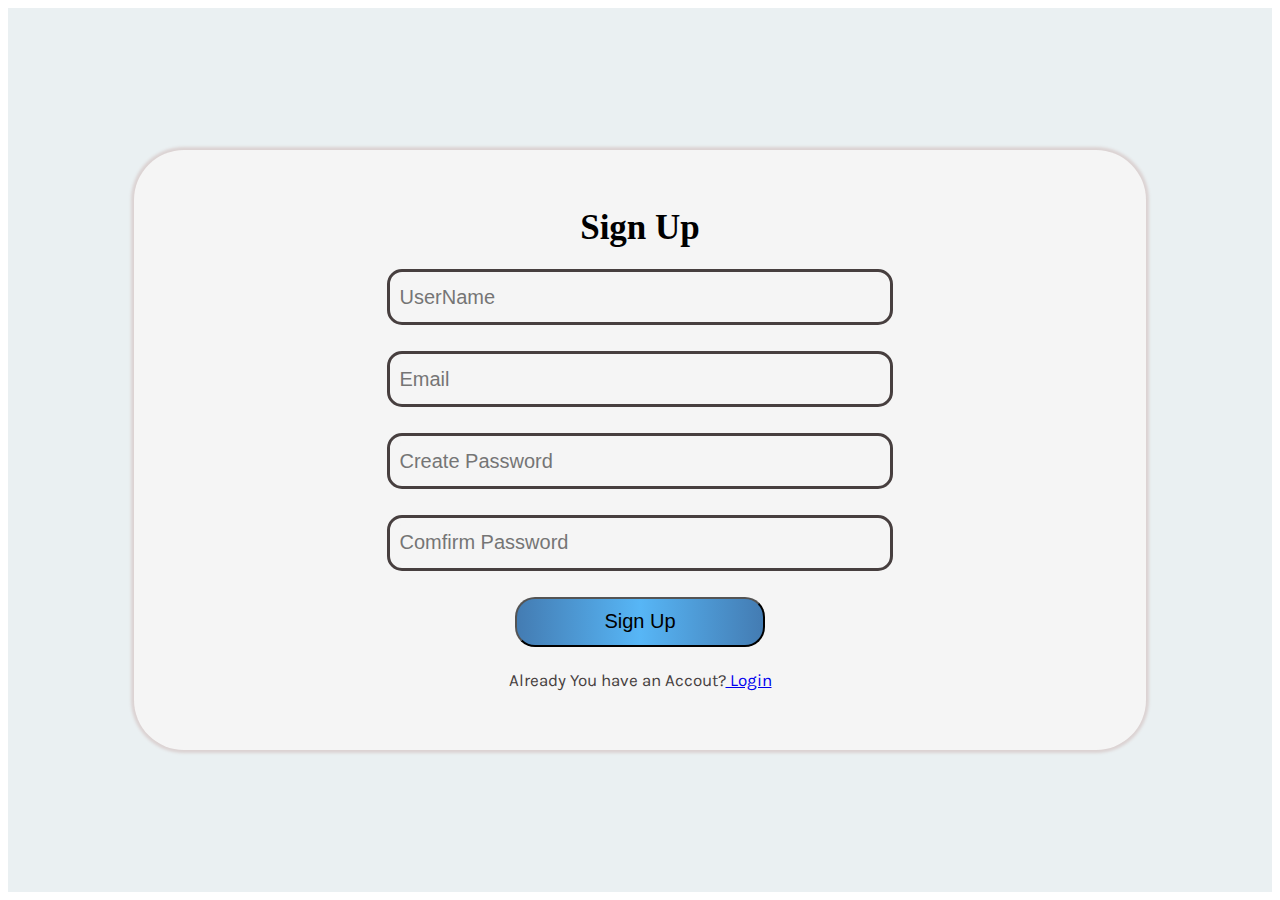
<file: SignUpPages.html>
<html>
    <head>
        <title>SignUp |Contest Remainder</title>
        <link rel="stylesheet" href="./SignUpPages.css">
        <link rel="preconnect" href="https://fonts.googleapis.com">
        <link rel="preconnect" href="https://fonts.gstatic.com" crossorigin>
        <link href="https://fonts.googleapis.com/css2?family=Arsenal+SC:ital,wght@0,400;0,700;1,400;1,700&family=Karla:ital,wght@0,200..800;1,200..800&display=swap" rel="stylesheet">
        <link rel="stylesheet" href="https://cdnjs.cloudflare.com/ajax/libs/font-awesome/6.6.0/css/all.min.css" integrity="sha512-Kc323vGBEqzTmouAECnVceyQqyqdsSiqLQISBL29aUW4U/M7pSPA/gEUZQqv1cwx4OnYxTxve5UMg5GT6L4JJg==" crossorigin="anonymous" referrerpolicy="no-referrer" />
    </head>
    <body onmouseover="signTransition()">
        <div class="signupParent" >
            <div class="signCodingProfiles">
                <div class="innerSignCodingProfiles">
                    <div class="innersignUpDetailsDiv1"><b>Coding Profiles</b></div>
                    <div class="innerSignCodingProfilesContent1">Provide your coding websites Username.</div>
                    <div class="innerSignCodingProfilesUserFields">
                        <div class="innerSignCodingProfilesUserFields1">
                            <i class="fa-solid fa-chart-simple"></i>
                            <input type="text" class="emailSignUpINputFiled" placeholder="UserName" id="signUpHiddenDetails1" onchange="hackerRankFromUser(this.value)">
                        </div>
                        <div class="innerSignCodingProfilesUserFields1">
                            <image src="./assets/GfGSignUpPage.png" height="20px" width="30px"></image>
                            <input type="text" class="emailSignUpINputFiled" placeholder="UserName" id="signUpHiddenDetails2" onchange="gfgUserNameFromUser(this.value)">
                        </div>
                        <div class="innerSignCodingProfilesUserFields1">
                            <image src="./assets/LeetcodeSignUpPage.png" height="25px" width="40px"></image>
                            <input type="text" class="emailSignUpINputFiled" placeholder="UserName" id="signUpHiddenDetails3" onchange="leetcodeUserNameFromUser(this.value)">
                        </div>
                        <div class="innerSignCodingProfilesUserFields1">
                            <image src="./assets/CodechefSignUpPage.png" height="25px" width="40px"></image>
                            <input type="text" class="emailSignUpINputFiled" placeholder="UserName" id="signUpHiddenDetails4" onchange="codechefUserNameFromUser(this.value)">
                        </div>
                        <div  id="innerSignCodingProfilesUserFields2">
                            <button class="signUpPageSubmitButton" onclick="submitDataSignUpPage(event)">Submit</button>
                            </div>
                    </div>
                </div>
            </div>
            <div class="signupMainDiv" >
            <div class="signUpDetails">
                <div class="innersignUpDetails">
                    <div class="innersignUpDetailsDiv1"><b>Sign Up</b></div>
                    <div class="innersignUpDetailsDiv2">
                        <div class="signUpPageButton0">
                            <input type="text" placeholder="UserName" class="emailSignUpINputFiled" onchange="UserNameFromUser(this.value)">
                        </div>
                        <div class="signUpPageButton1">
                            <input type="text" placeholder="Email" class="emailSignUpINputFiled" onchange="emailFromUser(this.value)">
                        </div>
                        <div class="signUpPageButton2">
                            <input type="password" placeholder="Create Password" class="emailSignUpINputFiled" onchange="createPasswdFromUser(this.value)">
                        </div>
                        <div class="signUpPageButton3">
                            <input type="password" placeholder="Comfirm Password" class="emailSignUpINputFiled" onchange="comfirmPasswdFromUser(this.value)">
                        </div>
                        <div class="signUpPageButton4">
                            <button class="SignUpButtonFinal" onclick="gettingUserNames()">Sign Up</button>
                        </div>
                    </div>
                    <div class="innersignUpDetailsDiv3">Already You have an Accout? 
                        <a href="./html/html2.html"> &nbsp;Login</a>
                    </div>
                </div>
            </div>
            <div class="signUpContent">
                <div class="signUpContentMainDiv">
                <div class="signUpContent1">Hello,Techies!</div>
                <div class="signUpContent2">Create Account here and you will never miss 
                    <div class="somecontent"> the contest with all of our features.</div></div>
                <div class="signUpContent3">
                  <a href="./html/html2.html"><button class="loginbuttoninSihnUp" >Sign In</button></a>
                </div>
            </div>
            </div>
        </div>
        </div>
        <script src="./SignUpPage.js"></script>
        <script src="./localstorage.js"></script>
    </body>
</html>
</file>
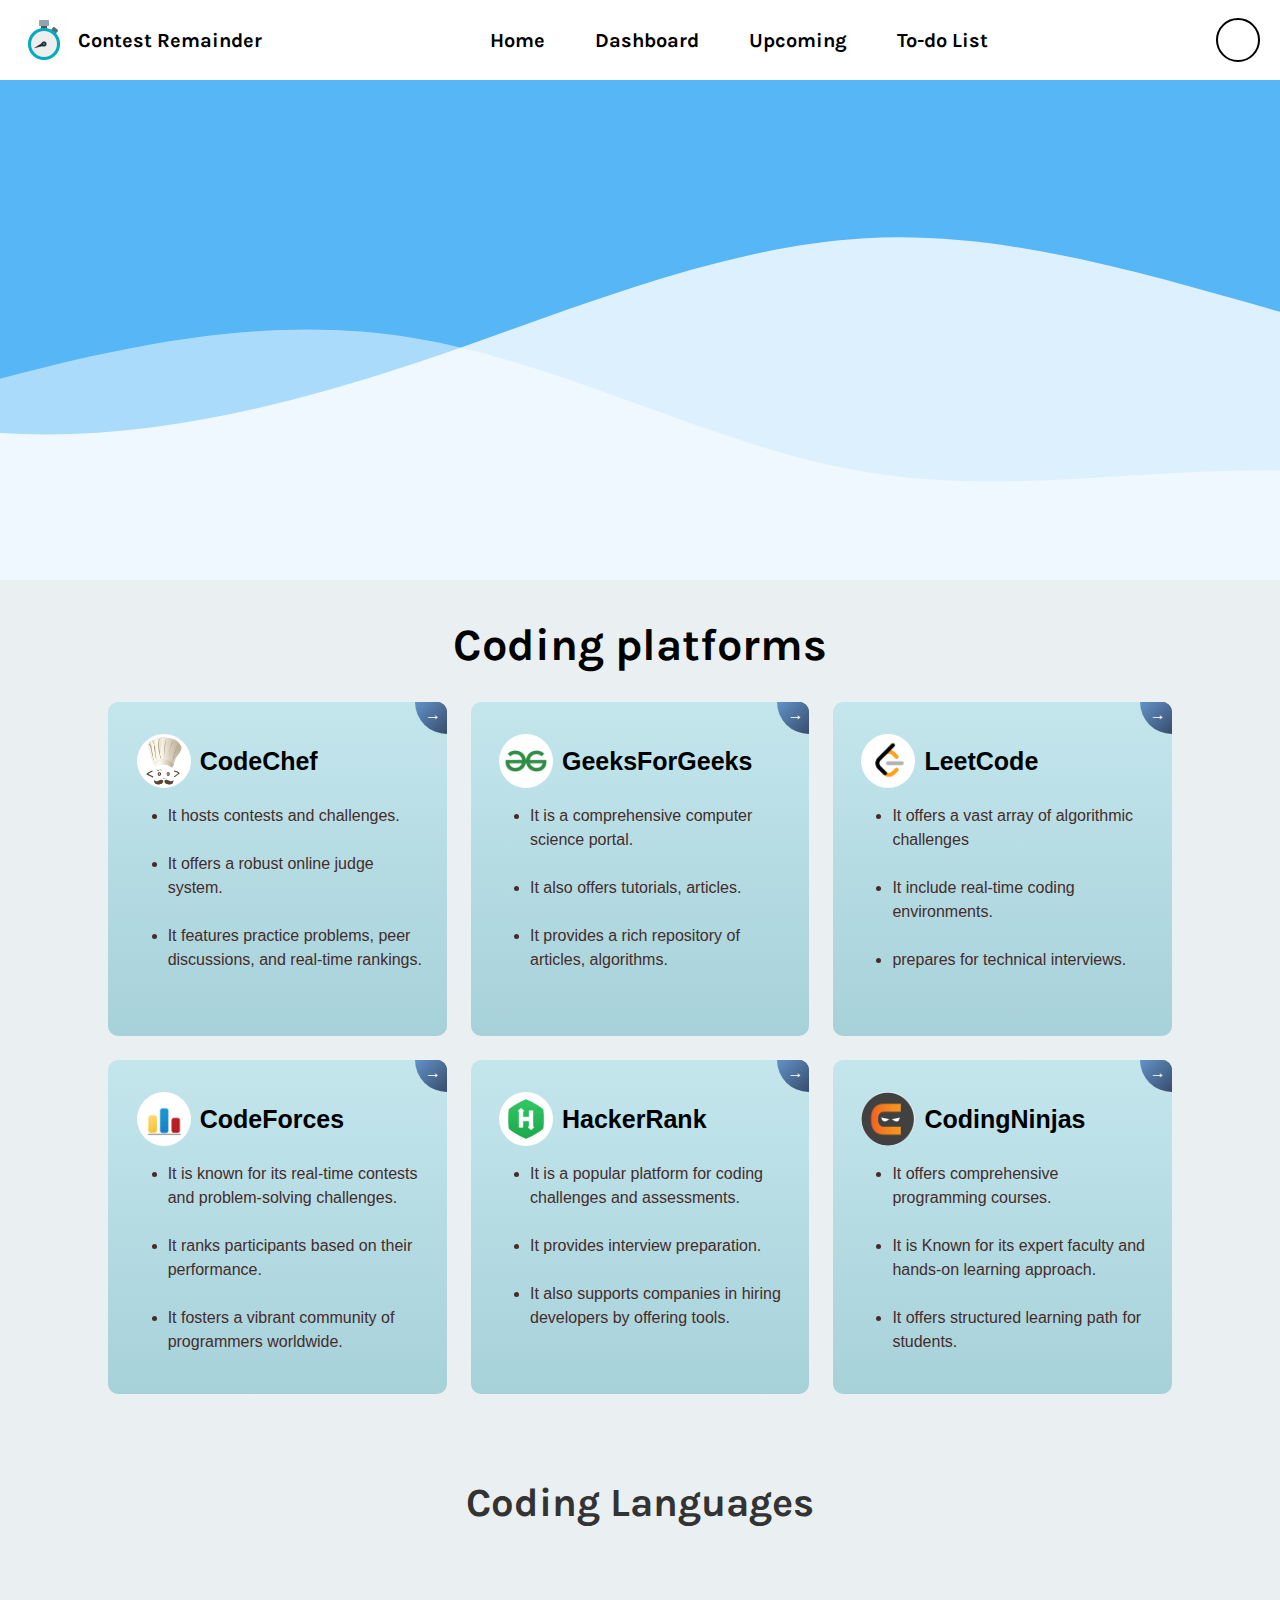
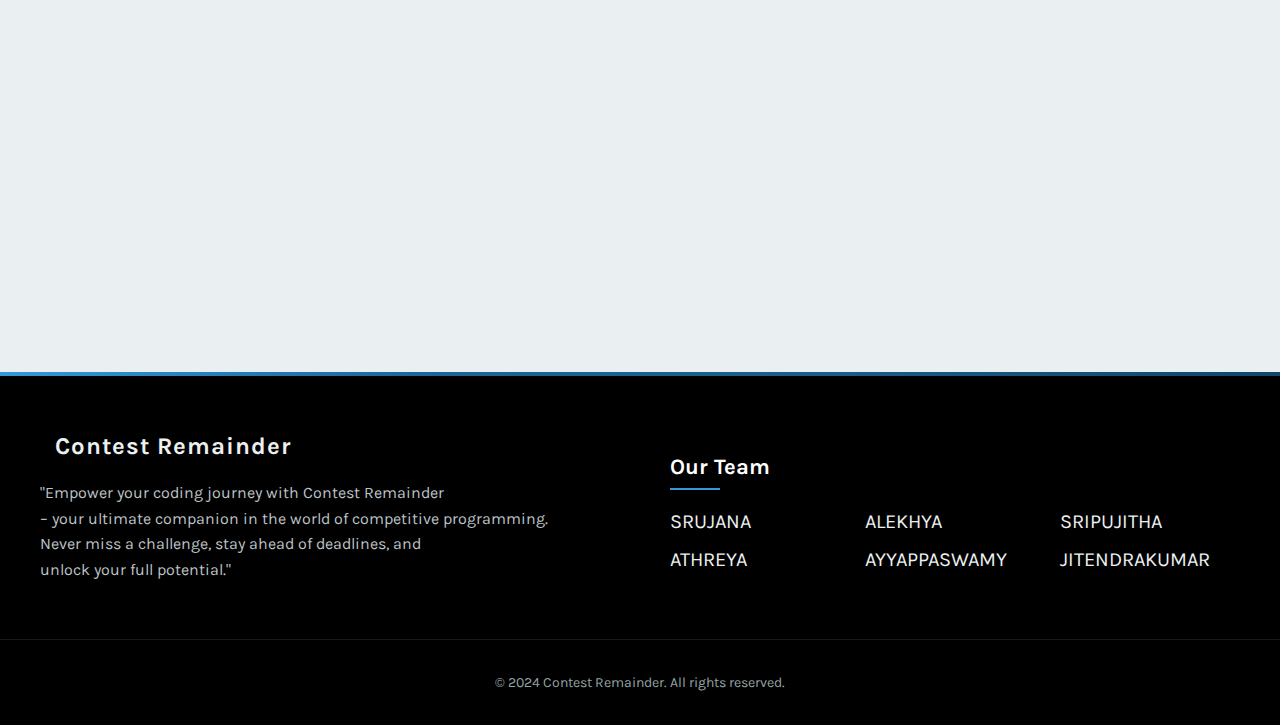
<file: html/html1.html>
<html>
    <head>
        <title>Contest Remainder</title>
        <link rel="stylesheet" href="../css/css1.css">
        <link rel="stylesheet" href="https://cdnjs.cloudflare.com/ajax/libs/font-awesome/6.6.0/css/all.min.css" integrity="sha512-Kc323vGBEqzTmouAECnVceyQqyqdsSiqLQISBL29aUW4U/M7pSPA/gEUZQqv1cwx4OnYxTxve5UMg5GT6L4JJg==" crossorigin="anonymous" referrerpolicy="no-referrer" />
        <link rel="preconnect" href="https://fonts.googleapis.com">
        <link rel="preconnect" href="https://fonts.gstatic.com" crossorigin>
        <link href="https://fonts.googleapis.com/css2?family=Arsenal+SC:ital,wght@0,400;0,700;1,400;1,700&family=Karla:ital,wght@0,200..800;1,200..800&display=swap" rel="stylesheet">
        <meta name="viewport" content="width=device-width, initial-scale=1.0">
    </head>
    <body>
        <div class="section1">
            <div class="header">
                <div class="logo-container">
                    <div class="logo"><img src="../assets/jit/icons8-timer.gif" alt=""></div>
                    <div class="logo-text">Contest Remainder</div>
                </div>
                <div class="sect">
                    <div class="home"><a href="/html/html1.html">Home</a></div>
                    <div class="dashboard"><a href="/html/html3.html">Dashboard</a></div>
                    <div class="upcoming"><a href="/html/html4.html">Upcoming</a></div>
                    <div class="Todo"><a href="/html/html5.html">To-do List</a></div>
                </div>
                <div class="bars">
                    <i class="fa-solid fa-bars"></i>
                    <div class="parent">
                        <div class="p1"><a href="/html/html2.html">Profile</a></div><hr>
                        <div class="p2"><a href="/html/html1.html">Home</a></div><hr>
                        <div class="p3"><a href="/html/html3.html">Dashboard</a></div><hr>
                        <div class="p4"><a href="/html/html4.html">Upcoming</a></div><hr>
                        <div class="p5"><a href="/html/html5.html">To-do List</a></div><hr>
                    </div>
                </div>
                <div class="profile"><a href="./html2.html"><i class="fa-solid fa-user"></i></a></div>
            </div>
            <div class="second_bg">
                <div class="second_div">
                    <div class="matter">
                        <div class="m1">Never miss a contest</div>
                        <div class="m2">Stay informed, stay ahead!</div><br>
                        <button>
                          <a href="/SignUpPages.html" style="font-size: 15px; color: white;">Create Account</a>
                          <div class="arrow-wrapper">
                              <div class="arrow"></div>
                          </div>
                      </button>
                    </div>
                    <div class="image"><video src="https://v.ftcdn.net/05/35/21/95/700_F_535219533_44o8o6WmwOE1GUNgrRjt4N1ZAYOE5nii_ST.mp4" autoplay loop muted></video></div>
                </div>
            </div>
        </div>

        <div class="home3head"><b>Coding platforms</b></div>
        <div class="home3parent">
        <div class="card">
            <div class="cimg">
             <div class="cimg1"><img src="/assets/code chef.png" alt="" width="100%" height="100%"></div>
             <div class="cimg2"><b>CodeChef</b></div></div>
            <div class="small-desc">
                <ul><li> It hosts contests and challenges.</li><br>
                    <li>It offers a robust online judge system.</li><br>
                    <li>It features practice problems, peer discussions, and real-time rankings.</li><br>
                   
                </ul>
            </div>
            <div class="go-corner">
              <div class="go-arrow">→</div>
            </div>
          </div> 
          <div class="card">
            <div class="cimg">
                <div class="cimg1"  id="GFG"></div>
                <div class="cimg2"><b>GeeksForGeeks</b></div></div>
            <div class="small-desc">
                <ul><li>It is a comprehensive computer science portal.</li><br>
                    <li>It also offers tutorials, articles.</li><br>
                    <li>It provides a rich repository of articles, algorithms.</li>
                </ul>
            </div>
            <div class="go-corner">
              <div class="go-arrow">→</div>
            </div>
          </div> 
          <div class="card">
            <div class="cimg">
                <div class="cimg1" id="LTC"></div>
                <div class="cimg2"><b>LeetCode</b></div></div>
            <div class="small-desc">
                <ul><li>It offers a vast array of algorithmic challenges</li><br>
                    <li>It include real-time coding environments.</li><br>
                    <li>prepares for technical interviews.</li>
                </ul>
            </div>
            <div class="go-corner">
              <div class="go-arrow">→</div>
            </div>
          </div> 
          <div class="card">
            <div class="cimg">
                <div class="cimg1" id="CFC"></div>
                <div class="cimg2"><b>CodeForces</b></div></div>
            <div class="small-desc">
                <ul><li>It is known for its real-time contests and problem-solving challenges.</li><br>
                    <li>It ranks participants based on their performance.</li><br>
                    <li>It fosters a vibrant community of programmers worldwide.</li>
                </ul>
            </div>
            <div class="go-corner">
              <div class="go-arrow">→</div>
            </div>
          </div> 
          <div class="card">
            <div class="cimg">
                <div class="cimg1" id="HCK"></div>
                <div class="cimg2"><b>HackerRank</b></div></div>
            <div class="small-desc">
                <ul><li>It is a popular platform for coding challenges and assessments.</li><br>
                    <li>It provides interview preparation.</li><br>
                    <li>It also supports companies in hiring developers by offering tools.</li>
                </ul>
            </div>
            <div class="go-corner">
              <div class="go-arrow">→</div>
            </div>
          </div> 
          <div class="card">
            <div class="cimg">
                <div class="cimg1" id="CNJ"></div>
                <div class="cimg2"><b>CodingNinjas</b></div></div>
            <div class="small-desc">
                <ul><li>It offers comprehensive programming courses.</li><br>
                    <li>It is Known for its expert faculty and hands-on learning approach.</li><br>
                    <li>It offers structured learning path for students.</li>
                </ul>
            </div>
            <div class="go-corner">
              <div class="go-arrow">→</div>
            </div>
          </div> 
          </div>


        <div class="languages-section">
            <h2 class="languages-heading">Coding Languages</h2>
            <div class="language-grid">
                <div class="language-box">
                <img src="/assets/c logo.png" alt="C Logo">
                <h3>C#</h3>
                </div>
                <div class="language-box">
                <img src="/assets/python logo.png" alt="Python Logo">
                <h3>Python</h3>
                </div>
                <div class="language-box">
                <img src="/assets/java logo.png" alt="Java Logo">
                <h3>Java</h3>
                </div>
                <div class="language-box">
                <img src="/assets/c++ logo.png" alt="C++ Logo">
                <h3>C++</h3>
                </div>
                <div class="language-box">
                <img src="/assets/js logo.png" alt="JS Logo">
                <h3>JavaScript</h3>
                </div>
                <div class="language-box">
                <img src="/assets/php logo.png" alt="PHP Logo">
                <h3>PHP</h3>
                </div>
            </div>
        </div> 
        <footer class="footer">
            <div class="footer-content">
              <div class="footer-left">
                <div class="footer-logo">
                  <i class="fa-solid fa-stopwatch"></i>
                  <span>Contest Remainder</span>
                </div>
                <p class="footer-quote">"Empower your coding journey with Contest Remainder <br>– your ultimate companion in the world of competitive programming. <br> Never miss a challenge, stay ahead of deadlines, and <br>unlock your full potential."</p>
              </div>
              <div class="footer-right">
                <h3><a href="/js/Team.html" onclick="createTeam()" style="color: white;">Our Team</a></h3>
                <div class="team-grid">
                  <div class="team-member">SRUJANA</div>
                  <div class="team-member">ALEKHYA</div>
                  <div class="team-member">SRIPUJITHA</div>
                  <div class="team-member">ATHREYA</div>
                  <div class="team-member">AYYAPPASWAMY</div>
                  <div class="team-member">JITENDRAKUMAR</div>
                </div>
              </div>
            </div>
            <div class="footer-bottom">
              <p>&copy; 2024 Contest Remainder. All rights reserved.</p>
            </div>
          </footer> 
          <script src="/js/js1.js"></script>  
    </body>
</html>
</file>
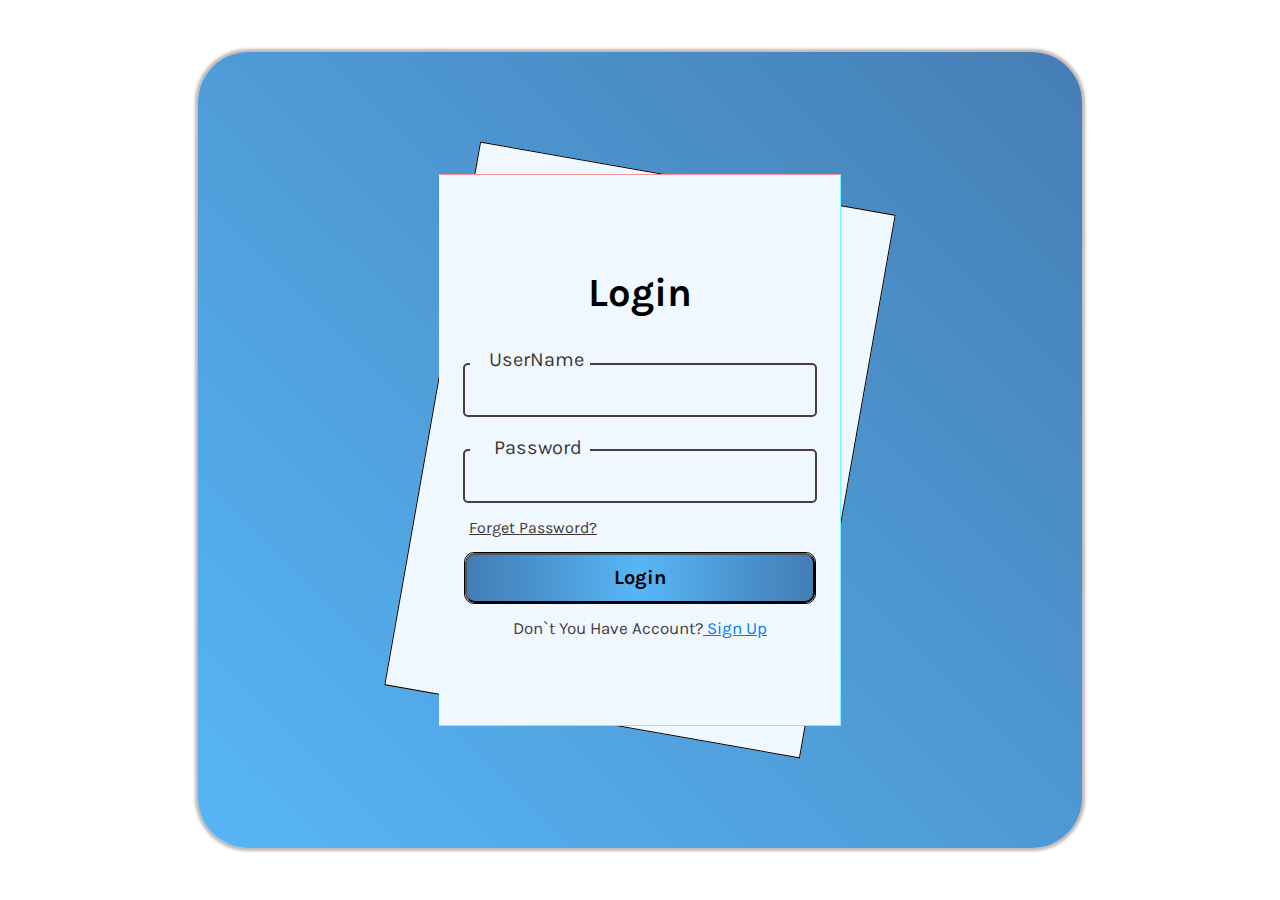
<file: html/html2.html>
<html>
    <head>
        <title>Login | Contest Remainder</title>
        <link rel="stylesheet" href="https://cdnjs.cloudflare.com/ajax/libs/font-awesome/6.6.0/css/all.min.css" integrity="sha512-Kc323vGBEqzTmouAECnVceyQqyqdsSiqLQISBL29aUW4U/M7pSPA/gEUZQqv1cwx4OnYxTxve5UMg5GT6L4JJg==" crossorigin="anonymous" referrerpolicy="no-referrer" />
        <link rel="preconnect" href="https://fonts.googleapis.com">
        <link rel="preconnect" href="https://fonts.gstatic.com" crossorigin>
        <link href="https://fonts.googleapis.com/css2?family=Arsenal+SC:ital,wght@0,400;0,700;1,400;1,700&family=Karla:ital,wght@0,200..800;1,200..800&display=swap" rel="stylesheet">
        <link rel="stylesheet" href="../css/css2.css">
        <link rel="stylesheet" href="https://cdnjs.cloudflare.com/ajax/libs/font-awesome/6.6.0/css/all.min.css" integrity="sha512-Kc323vGBEqzTmouAECnVceyQqyqdsSiqLQISBL29aUW4U/M7pSPA/gEUZQqv1cwx4OnYxTxve5UMg5GT6L4JJg==" crossorigin="anonymous" referrerpolicy="no-referrer" />
    </head>
    <body>
        <div class="firstLogin">
        <div class="loginParent">
            <div class="loginPageImage1"></div>
            <div class="innerLoginParent"></div>
                <div class="innerLoginParentTwo">
                    <div class="innerLoginParentThree">
                        <div class="loginNameDiv"><b class="loginName">Login</b></div>
                        <div class="loginInputFileds">
                            <!-- <form class="formLoginPage"> -->
                            <div class="loginInputFiledsOptions">
                                
                                <div class="loginUserNameField">
                                    <div class="passwordLogin1">
                                        <i class="fa-solid fa-user" id="inputFieldLogin"></i>
                                        <p>UserName</p>
                                    </div>
                                    <div class="innerLoginUserNameFiled">
                                    <!-- <i class="fa-solid fa-user" id="inputFieldLogin"></i> -->
                                        <input type="text" onchange="userNameLogin(this.value)" class="loginTextFiledOne" placeholder="">
                                    </div>
                                </div>
                                <div class="loginUserNameField">
                                    <div class="passwordLogin">
                                        <i class="fa-solid fa-lock"></i>
                                        <p>Password</p>
                                    </div>
                                    <div class="innerLoginUserNameFiled">
                                    <!-- <i class="fa-solid fa-lock"></i>&nbsp; -->
                                    <input type="text" placeholder="" class="loginTextFiledTwo" onchange="passwdLogin(this.value)">
                                </div>
                                </div>
                            </div>
                            <div class="loginInputFiledsButtons">
                                <div class="forgetPasswdFiled">
                                   &nbsp; <a href="" class="forgetAnchor">Forget Password?</a>
                                </div>
                                <div class="SigninButtonFiled">
                                    <button class="loginButton" onclick="loginButton('formLoginPage')"><b>Login</b></button>
                                </div>
                                <div class="questionFiled">
                                    Don`t You Have Account? 
                                    <a href="../SignUpPages.html" class="SignUpAchor"> &nbsp;Sign Up</a>
                                </div>
                                <div></div>
                            </div>
                        </div>
                    </div>
                    <span class="top"></span>
                    <span class="right"></span>
                    <span class="bottom"></span>
                    <span class="left"></span>
                </div>
        </div>
    </div>
    <script src="../js/js2.js"></script>
    </body>
</html>
</file>
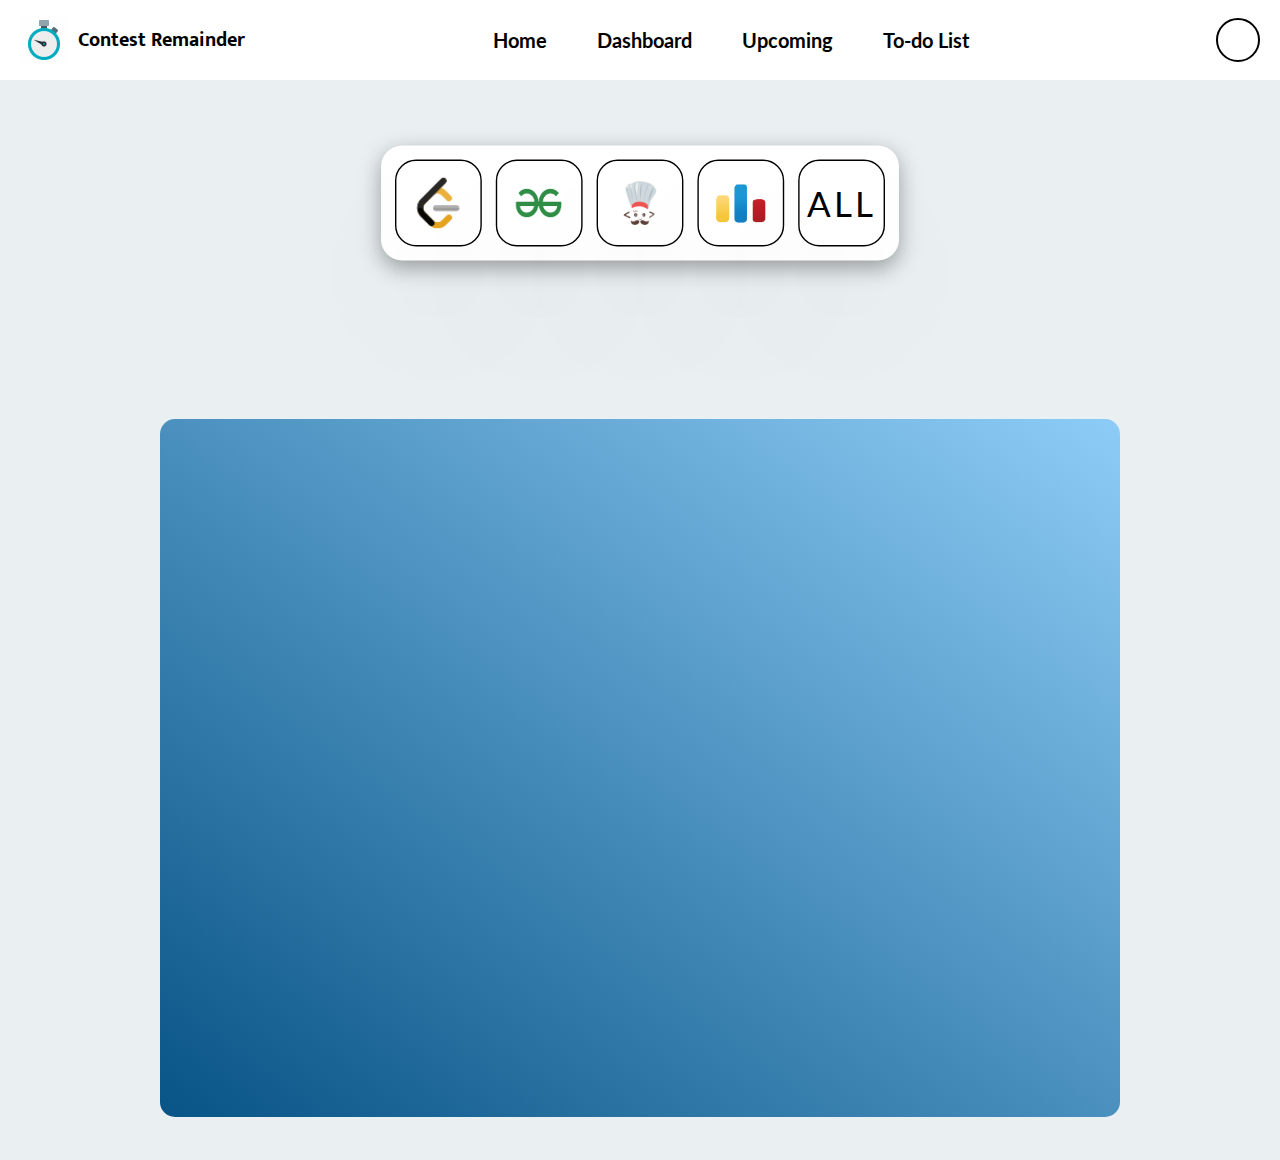
<file: html/html4.html>
<html>

<head>
    <!-- <meta charset="UTF-8"> -->
    <meta name="viewport" content="width=device-width, initial-scale=1.0">
    <!-- CSS -->
    <link rel="stylesheet" href="../css/css4.css" />
    <!-- font awesome -->
    <link rel="stylesheet" href="https://cdnjs.cloudflare.com/ajax/libs/font-awesome/6.5.2/css/all.min.css"
        integrity="sha512-SnH5WK+bZxgPHs44uWIX+LLJAJ9/2PkPKZ5QiAj6Ta86w+fsb2TkcmfRyVX3pBnMFcV7oQPJkl9QevSCWr3W6A=="
        crossorigin="anonymous" referrerpolicy="no-referrer" />
    <!-- fonts -->
    <link rel="preconnect" href="https://fonts.googleapis.com">
    <link rel="preconnect" href="https://fonts.gstatic.com" crossorigin>
    <!-- Roboto -->
    <link
        href="https://fonts.googleapis.com/css2?family=Roboto:ital,wght@0,100;0,300;0,400;0,500;0,700;0,900;1,100;1,300;1,400;1,500;1,700;1,900&display=swap"
        rel="stylesheet">
    <!-- Noto Sans -->
    <link href="https://fonts.googleapis.com/css2?family=Noto+Sans:ital,wght@0,100..900;1,100..900&display=swap"
        rel="stylesheet">
    <!-- Open Sans -->
    <link href="https://fonts.googleapis.com/css2?family=Open+Sans:ital,wght@0,300..800;1,300..800&display=swap"
        rel="stylesheet">
    <!-- Mukta -->
    <link href="https://fonts.googleapis.com/css2?family=Mukta:wght@200;300;400;500;600;700;800&display=swap"
        rel="stylesheet">
    <!-- Montserrat -->
    <link href="https://fonts.googleapis.com/css2?family=Montserrat:ital,wght@0,100..900;1,100..900&display=swap"
        rel="stylesheet">
    <!-- Poppins -->
    <link
        href="https://fonts.googleapis.com/css2?family=Poppins:ital,wght@0,100;0,200;0,300;0,400;0,500;0,600;0,700;0,800;0,900;1,100;1,200;1,300;1,400;1,500;1,600;1,700;1,800;1,900&display=swap"
        rel="stylesheet">
    <!-- Lato -->
    <link
        href="https://fonts.googleapis.com/css2?family=Lato:ital,wght@0,100;0,300;0,400;0,700;0,900;1,100;1,300;1,400;1,700;1,900&display=swap"
        rel="stylesheet">
    <!-- Raleway -->
    <link href="https://fonts.googleapis.com/css2?family=Raleway:ital,wght@0,100..900;1,100..900&display=swap"
        rel="stylesheet">
    <!-- Roboto Mono -->
    <link href="https://fonts.googleapis.com/css2?family=Roboto+Mono:ital,wght@0,100..700;1,100..700&display=swap"
        rel="stylesheet">
    <!-- Playfair Display -->
    <link href="https://fonts.googleapis.com/css2?family=Playfair+Display:ital,wght@0,400..900;1,400..900&display=swap"
        rel="stylesheet">

</head>

<body>


    <div class="header">
        <div class="logo-container">
            <div class="logo">
                <img src="../assets/jit/icons8-timer.gif" alt="Logo">
            </div>
            <div class="logo-text">Contest Remainder</div>
        </div>
        <div class="sect">
            <a class="home" href="../html/html1.html">Home</a>
            <a class="dashboard" href="../html/html3.html">Dashboard</a>
            <a class="upcoming" href="#">Upcoming</a>
            <a class="Todo" href="../html/html5.html">To-do List</a>
        </div>
        <div class="bars">
            <i class="fa-solid fa-bars"></i>
            <div class="parent">
                <div class="p1">Profile</div>
                <hr>
                <div class="p2">Home</div>
                <hr>
                <div class="p3">Dashboard</div>
                <hr>
                <div class="p4">Upcoming</div>
                <hr>
                <div class="p5">To-do List</div>
                <hr>
            </div>
        </div>
        <a class="profile" href=""><i class="fa-solid fa-user"></i></a>
    </div>


    <div class="garp_one">

        <div class="garp_left">
            <div class="garp_item_docker">
                <div class="docker_items">
                    <img src="../assets/leetcode.png" alt="LeetCode" class="docker_in_items" id="LC">
                </div>
                <div class="docker_items">
                    <img src="../assets/gfg-new-logo.png" alt="GeeksForGeeks" class="docker_in_items" id="GFG">
                </div>
                <div class="docker_items">
                    <img src="../assets/codechef.png" alt="CodeChef" class="docker_in_items" id="CC">
                </div>
                <div class="docker_items">
                    <img src="../assets/cf.png" alt="Codeforces" class="docker_in_items" id="CF">
                </div>
                <div class="docker_items" id="shinchan">
                    <span>ALL</span>
                </div>
            </div>
        </div>
        <div class="garp_right">

            <div class="loader"></div>
            <div class="garp_contests">
            </div>
        </div>
    </div>
    <!--? Script -->
    <script src="../js/js4.js"></script>

</body>

</html>
</file>
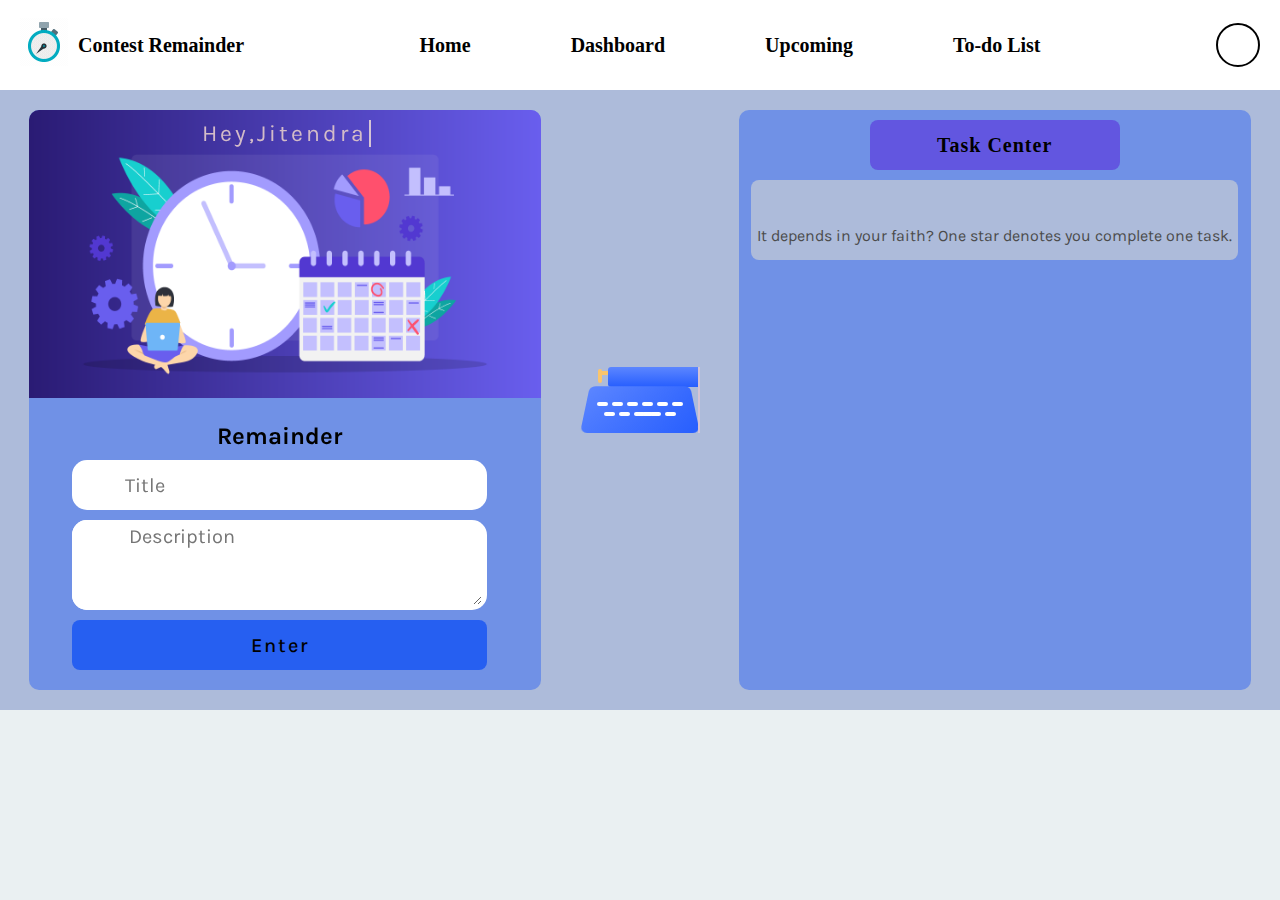
<file: html/html5.html>
<!DOCTYPE html>
<html lang="en">

<head>
	<meta charset="UTF-8">
	<meta name="viewport" content="width=device-width, initial-scale=1.0">
	<title>Time_card</title>

	<link rel="stylesheet" href="../css/css1.css">
	<link rel="stylesheet" href="../css/css3.css">
	<link rel="stylesheet" href="../css/css5.css">
	<link rel="stylesheet" href="https://cdnjs.cloudflare.com/ajax/libs/font-awesome/6.6.0/css/all.min.css"
		integrity="sha512-Kc323vGBEqzTmouAECnVceyQqyqdsSiqLQISBL29aUW4U/M7pSPA/gEUZQqv1cwx4OnYxTxve5UMg5GT6L4JJg=="
		crossorigin="anonymous" referrerpolicy="no-referrer" />
	<link rel="stylesheet" href="https://unpkg.com/aos@next/dist/aos.css" />
	<link rel="stylesheet" href="https://cdnjs.cloudflare.com/ajax/libs/font-awesome/6.6.0/css/all.min.css" integrity="sha512-Kc323vGBEqzTmouAECnVceyQqyqdsSiqLQISBL29aUW4U/M7pSPA/gEUZQqv1cwx4OnYxTxve5UMg5GT6L4JJg==" crossorigin="anonymous" referrerpolicy="no-referrer" />
	<link rel="preconnect" href="https://fonts.googleapis.com">
	<link rel="preconnect" href="https://fonts.gstatic.com" crossorigin>
	<link href="https://fonts.googleapis.com/css2?family=Arsenal+SC:ital,wght@0,400;0,700;1,400;1,700&family=Karla:ital,wght@0,200..800;1,200..800&display=swap" rel="stylesheet">
</head>

<body>
	<div class="header">
		<div class="logo-container">
			<div class="logo"><img src="../assets/jit/icons8-timer.gif" alt=""></div>
			<div class="logo-text">Contest Remainder</div>
		</div>
		<div class="sect">
			<div class="home"><a href="../html/html1.html">Home</a></div>
			<div class="dashboard"><a href="../html/html3.html">Dashboard</a></div>
			<div class="upcoming"><a href="../html/html4.html">Upcoming</a></div>
			<div class="Todo"><a href="#">To-do List</a></div>
		</div>
		<div class="bars">
			<i class="fa-solid fa-bars"></i>
			<div class="parent">
				<div class="p1">Profile</div><hr>
				<div class="p2">Home</div><hr>
				<div class="p3">Dashboard</div><hr>
				<div class="p4">Upcoming</div><hr>
				<div class="p5">To-do List</div><hr>
			</div>
		</div>
		<div class="profile"><i class="fa-solid fa-user"></i></div>
	</div>
	<div class="main5">
		<div class="timeset">
			<div class="img5">
				<div class="typemain">
					<div class="Type">
						<p class="typewriter">Hey,Jitendra</p>
					</div>
				</div>
				<img src="../assets/jit/6393345159ba652a0d619b87_2 (13).png" alt="">
			</div>
			<div class="remainder">
				<h2>Remainder</h2>
				<div class="username">
					<div class="userlogo"><i class="fa-solid fa-file-signature"></i></div>
					<input type="text" placeholder="Title">
				</div>
				<div class="username1">
					<div class="userlogo1"><i class="fa-solid fa-file-signature"></i></div>
					<textarea name="" placeholder="Description" id=""></textarea>
				</div>
				<div onclick="fun()" class="btn">
					Enter
				</div>
			</div>
		</div>
		<div class="anm">
			<div class="typewriter">
				<div class="slide"><i></i></div>
				<div class="paper"></div>
				<div class="keyboard"></div>
			</div>
		</div>
		<div class="notification">
			<div class="notify">
				Task Center
			</div>
			<div class="star">
				<div>
					<i class="fa-solid fa-star"></i>
					<i class="fa-solid fa-star"></i>
					<i class="fa-solid fa-star"></i>
					<i class="fa-solid fa-star"></i>
					<i class="fa-solid fa-star"></i>
				</div>
				<div class="txt">It depends in your faith? One star denotes you complete one task.</div>
			</div>

			<div class="cardcenter1">

			</div>
		</div>
	</div>
	<!-- mouse hover effect -->
	<div class="hover-border" id="hoverBorder"></div>
	<script src="../js/js5.js"></script>
	<script src="../js/js3.js"></script>
	<!-- // github Animation -->
	<script src="https://unpkg.com/aos@next/dist/aos.js"></script>
	<script>
		AOS.init();
	</script>
	
	
	
</body>

</html>
</file>
<file: SignUpPages.css>
.signupParent{
    width: 100%;
    height: 100%;
    background-color: #EAF0F2;
    display: flex;
    align-items: center;
    justify-content: center;
    font-family: "Karla", sans-serif;
    /* transition: all 2s; */
}
.signupMainDiv{
    width: 80%;
    height: 600px;
    background-color: whitesmoke;
    display: flex;
    align-items: center;
    justify-content: space-around;
    border-radius: 50px;
    /* transition: all 10s; */
    box-shadow: 0px 0px 3px 3px rgb(219, 210, 210);
}
.signUpDetails{
    width: 54%;
    height: fit-content;
    display: flex;
    align-items: center;
    justify-content: center;
    /* transition: all 10s; */
    overflow: hidden;
}
.innersignUpDetails{
    width: 600px;
    height: 500px;
    /* background-color: wheat; */
    display: flex;
    justify-content: space-around;
    align-items: center;
    flex-direction: column;
}
.signUpContent{
    width: 0px;
    height: 600px;
    background-color: blueviolet;
    border-top-left-radius: 30%;
    border-bottom-left-radius: 30%;
    border-top-right-radius: 50px;
    border-bottom-right-radius: 50px;
    background-image:
    linear-gradient(45deg,#57B6F6,rgba(8, 83, 156, 0.75)), 
          url(assets/SignUpPagePic.png);
    background-repeat: no-repeat;
    background-size: 100% 100%;
    opacity: 0.8;
    display: flex;
    align-items: center;
    justify-content: center;
    overflow: hidden;
    transition: all 1s;
    animation-name: signUpPageAnimation;
    animation-timing-function: ease-in;
    animation-iteration-count: infinite;
}
.innersignUpDetailsDiv1{
    width: 500px;
    height: 70px;
    /* background-color: blue; */
    font-size: 35px;
    font: bolder;
    display: flex;
    justify-content: center;
    align-items: center;
    font-family: verdana;
}
.innersignUpDetailsDiv2{
    width: 500px;
    height: 500px;
    /* background-color: rgb(41, 185, 51); */
    display: flex;
    justify-content: space-around;
    align-items: center;
    font-family: verdana;
    flex-direction: column;
}
.innersignUpDetailsDiv3{
    width: 500px;
    height: 50px;
    /* background-color: blue; */
    display: flex;
    justify-content: center;
    align-items: center;
    font-size: 17px;
    color: rgb(71, 63, 63);
}
.signUpPageButton0{
    width: 100%;
    height: 50px;
    border: 3px solid rgb(71, 63, 63);
    border-radius: 15px;
    display: flex;
    justify-content: center;
    align-items: center;
}
.signUpPageButton1{
    width: 100%;
    height: 50px;
    border: 3px solid rgb(71, 63, 63);
    border-radius: 15px;
    display: flex;
    justify-content: center;
    align-items: center;
}
.emailSignUpINputFiled{
    width: 97%;
    height: 100%;
    border: none;
    background-color: whitesmoke;
    border-radius: 15px;
    font-size: 20px;
}
input:focus {
    outline: none;
    background-color: whitesmoke;
  }
.signUpPageButton2{
    width: 100%;
    height: 50px;
    border: 3px solid rgb(71, 63, 63);
    border-radius: 15px;
    display: flex;
    justify-content: center;
    align-items: center;
}
.signUpPageButton3{
    width: 100%;
    height: 50px;
    border: 3px solid rgb(71, 63, 63);
    border-radius: 15px;
    display: flex;
    justify-content: center;
    align-items: center;
}
.signUpPageButton4{
    width: 250px;
    height: 50px;
    /* border: 1px solid black; */
    border-radius: 20px;
    display: flex;
    justify-content: center;
    align-items: center;
    color: rgb(71, 63, 63);

}
.signUpPageButton0:hover{
    box-shadow: 0px 0px 2px 2px #91a3b5;
}
.signUpPageButton1:hover{
    box-shadow: 0px 0px 2px 2px #91a3b5;
}
.signUpPageButton2:hover{
    box-shadow: 0px 0px 2px 2px #91a3b5;
}
.signUpPageButton3:hover{
    box-shadow: 0px 0px 2px 2px #91a3b5;
}
.signUpPageButton4:hover{
    box-shadow: 0px 0px 2px 2px #91a3b5;
}
.SignUpButtonFinal{
    width: 100%;
    height: 100%;
    font-size: 20px;
    border-radius: 20px;
    background: linear-gradient(to right,rgba(8, 83, 156, 0.75),#57B6F6,
    rgba(8, 83, 156, 0.75));
    /* border-top-right-radius: 5px; */
}
.SignUpButtonFinal:active {
    box-shadow: 0px 0px 5px 2px #007CF7;
    transform: translate(-4px,-4px);
}
.signUpContentMainDiv{
    width: 440px;
    height: 200px;
    /*  background-color: #ffe4c4; */
    justify-content: space-around;
    align-items: center;
    display: flex;
    flex-direction: column;
    color: white;
}
.signUpContent1{
    width: 400px;
    height: 70px;
    /* background-color: #3e8e41; */
    font-size: 35px;
    justify-content: center;
    align-items: center;
    display: flex;
}
.signUpContent2{
    width: 450px;
    height: 70px;
    /* background-color: black; */
    font-size: 20px;
    justify-content: center;
    text-align: justify;
    font-family: Verdana;
}
.signUpContent3{
    width: 200px;
    height: 50px;
    /* background-color: aqua; */
}
.somecontent{
    display: flex;
    align-items: center;
    justify-content: center;
}
.loginbuttoninSihnUp{
    width: 200px;
    height: 50px;
    border: 4px solid black;
    background: linear-gradient(to right,whitesmoke,white);
    border-radius: 20px;
    font-size: 18px;
    box-shadow: 0px 0px 5px 2px grey;
}
.loginbuttoninSihnUp:active {
    box-shadow: 0px 0px 5px 5px #007CF7;
    transform: translate(4px);
}
.loginbuttoninSihnUp:hover{
        box-shadow: 0px 0px 2px 2px lightblue;
}
@keyframes signUpPageAnimation{
    0%{
        border-top-left-radius: 30%;
        border-bottom-left-radius: 30%;
        border-top-right-radius: 50px;
        border-bottom-right-radius: 50px;
    }
    50%{
        border-top-left-radius: 50px;
        border-bottom-left-radius: 50px;
        border-top-right-radius: 50px;
        border-bottom-right-radius: 50px;
    }
    100%{
        border-top-left-radius: 30%;
        border-bottom-left-radius: 30%;
        border-top-right-radius: 50px;
        border-bottom-right-radius: 50px;
    }
}
.signCodingProfiles{
    width: 0%;
    height: fit-content;
    position: absolute;
    /* border: 1px solid black; */
    left: 200px;
    border-radius: 50px;
    background-color: whitesmoke;
    display: flex;
    justify-content: center;
    align-items: center;
    overflow: hidden;
    /* display: none; */
    transition: all 1s;
}
.innerSignCodingProfiles{
    width: 90%;
    height: 500px;
    /* background-color: wheat; */
    display: flex;
    justify-content: space-around;
    align-items: center;
    flex-direction: column;
}
.innerSignCodingProfilesContent1{
    width: 80%;
    height: 10%;
    /* background-color: bisque; */
    display: flex;
    justify-content: center;
    align-items: center;
    font-size: 20px;
}
.innerSignCodingProfilesUserFields{
    width: 90%;
    height: 70%;
    /* background-color: aliceblue; */
    display: flex;
    align-items: center;
    justify-content: space-around;
    flex-direction: column;

}
.innerSignCodingProfilesUserFields1{
    width: 100%;
    height: 15%;
    /* background-color: antiquewhite; */
    border:3px solid rgb(71, 63, 63);
    border-radius: 15px;
    display: flex;
    align-items: center;
    font-size: 30px;
    justify-content: space-around;
    color: rgb(71, 63, 63);
}
#signUpHiddenDetails1{
    width: 88%;
}
#signUpHiddenDetails2{
    width: 88%;
}
#signUpHiddenDetails3{
    width: 88%;
}
#signUpHiddenDetails4{
    width: 88%;
}
#innerSignCodingProfilesUserFields2{
    width: 60%;
    height: 14%;
    display: center;
    font-size: 20px;
    border-radius: 20px;
    background: linear-gradient(to right,rgba(8, 83, 156, 0.75),rgba(245, 70, 66, 0.75),
    rgba(8, 83, 156, 0.75));
    display: flex;
    justify-content: center;
    align-items: center;
    border: 2px solid black;
}
#innerSignCodingProfilesUserFields2:hover{
    box-shadow: 0px 0px 3px 3px #91a3b5;
}
.signUpPageSubmitButton{
    width: 100%;
    height: 100%;
    background: linear-gradient(to right,rgba(8, 83, 156, 0.75),lightblue,
    rgba(8, 83, 156, 0.75));
    border: none;
    border-radius: 20px;
    font-size: 20px;
}
.innerSignCodingProfilesUserFields1:hover{
    box-shadow: 0px 0px 3px 3px #91a3b5;
}
#innerSignCodingProfilesUserFields2:active {
    box-shadow: 0px 0px 5px 2px #007CF7;
    transform: translateY(4px);
}
@media screen  and (max-width:1324px){
    .signUpContent{
        display: none;
    }
}
@media screen  and (max-width:2700px){
    .signCodingProfiles{
        height: fit-content;
    }
}
@media screen  and (max-width:1210px){
    .signUpDetails{
        width: 70%;
    }
    .signUpPageButton0{
        width: 65%;
    }
    .signUpPageButton2{
        width: 65%;
    } 
    .signUpPageButton1{
        width: 65%;
    } 
    .signUpPageButton3{
        width: 65%;
    } 
}
@media screen  and (max-width:700px){
    .signUpPageButton0{
        width: 40%;
    }
    .signUpPageButton2{
        width: 40%;
    } 
    .signUpPageButton1{
        width: 40%;
    } 
    .signUpPageButton3{
        width: 40%;
    }  
}
@media screen  and (max-width:300px){
    .signUpPageButton0{
        width: 20%;
    }
    .signUpPageButton2{
        width: 20%;
    } 
    .signUpPageButton1{
        width: 20%;
    } 
    .signUpPageButton3{
        width: 20%;
    } 
}
@media screen  and (max-width:200px){
    .signUpPageButton0{
        width: 5%;
    }
    .signUpPageButton2{
        width: 18%;
    } 
    .signUpPageButton1{
        width: 18%;
    } 
    .signUpPageButton3{
        width: 18%;
    } 
}
@media screen and (max-width:320px){
    .innerSignCodingProfiles{
        width: 100%;
    }
    .signupParent{
        width: 100%;
        height: 100%;
    }
}
@media screen and (max-width:1024px){
    .innerSignCodingProfiles{
        width: 100%;
    }
}
</file>
<file: css/css1.css>
body {
    margin: 0;
    padding: 0;
    font-family: "Karla", sans-serif;
    background-color: #EAF0F2;
}

a{
  text-decoration: none;
  color: black;
}

#particles-js {
  position: absolute;
  width: 100%;
  height: 100%;
  background-color: #56b6f6;
  background-image: linear-gradient(to bottom right, #56b6f6, #3498db);
  background-repeat: no-repeat;
  background-size: cover;
  background-position: 50% 50%;
}

.section1 {
    width: 100%;
    min-height: 600px;
    background-color: white;
    color: black;
    background-color: #EAF0F2;
}

.header {
    width: 100%;
    height: 80px;
    box-shadow: 1px 1px 3px skyblue;
    background-color: white;
    display: flex;
    align-items: center;
    justify-content: space-between;
    padding: 0 20px;
    box-sizing: border-box;
}

.logo-container {
    display: flex;
    align-items: center;
}

.logo {
    font-size: 1.5rem;
    margin-right: 10px;
}


.logo-text {
    font-size: 1.25rem;
    font-weight: bold;
}

@keyframes logoSpin {
  0% { transform: rotate(0deg); }
  100% { transform: rotate(360deg); }
}

.logo i {
  animation: logoSpin 2s ease-in-out;
}

.sect {
    display: flex;
    align-items: center;
    justify-content: space-around;
    font-size: 1.25rem;
    font-weight: bold;
}

.sect > div {
    margin: 0 15px;
    cursor: pointer;
    position: relative;
    transition: all 0.3s ease-in-out;
    padding: 5px 10px;
}

.sect > div::before {
    content: '';
    position: absolute;
    width: 100%;
    height: 3px;
    background-color: #0066cc;
    bottom: -5px;
    left: 0;
    transform: scaleX(0);
    transform-origin: left;
    transition: transform 0.3s ease-in-out;
}

.sect > div:hover::before {
    transform: scaleX(1);
}

.sect > div:hover {
    color: #0066cc;
    transform: scale(1.1);
}

.bars {
    font-size: 1.5rem;
    display: none;
    position: relative;
    cursor: pointer;
}

.parent {
    width: 180px;
    background-color: #ffffff;
    border-radius: 8px;
    display: none;
    position: absolute;
    right: -10px;
    top: 120%;
    box-shadow: 0 4px 12px rgba(0, 0, 0, 0.1);
    z-index: 1000;
    overflow: hidden;
}

.bars:hover > .parent {
    display: block;
}

.parent div {
    padding: 12px 16px;
    font-size: 1rem;
    color: #333;
    cursor: pointer;
    transition: all 0.2s ease;
}

.parent div:hover {
    background-color: #f6f6f6;
    color: #0066cc;
}

.parent hr {
    margin: 0;
    border: none;
    border-top: 1px solid #eaeaea;
}

.profile {
    width: 40px;
    height: 40px;
    border-radius: 50%;
    border: 2px solid black;
    font-size: 1.5rem;
    cursor: pointer;
    display: flex;
    align-items: center;
    justify-content: center;
}


.profile {
  transition: transform 0.3s ease, box-shadow 0.3s ease;
}

.profile:hover {
  transform: scale(1.1);
  box-shadow: 0 0 15px rgba(0, 102, 204, 0.5);
}

.second_bg {
    width: 100%;
    height: auto;
    min-height: 500px;

    background-color: #56b6f6;
    background-image: 
    url("data:image/svg+xml,%3Csvg xmlns='http://www.w3.org/2000/svg' viewBox='0 0 1440 320'%3E%3Cpath fill='%23ffffff' fill-opacity='0.5' d='M0,288L48,272C96,256,192,224,288,197.3C384,171,480,149,576,165.3C672,181,768,235,864,250.7C960,267,1056,245,1152,250.7C1248,256,1344,288,1392,304L1440,320L1440,320L1392,320C1344,320,1248,320,1152,320C1056,320,960,320,864,320C768,320,672,320,576,320C480,320,384,320,288,320C192,320,96,320,48,320L0,320Z'%3E%3C/path%3E%3C/svg%3E"),
    url("data:image/svg+xml,%3Csvg xmlns='http://www.w3.org/2000/svg' viewBox='0 0 1440 320'%3E%3Cpath fill='%23ffffff' fill-opacity='0.8' d='M0,128L48,149.3C96,171,192,213,288,224C384,235,480,213,576,181.3C672,149,768,107,864,101.3C960,96,1056,128,1152,154.7C1248,181,1344,203,1392,213.3L1440,224L1440,320L1392,320C1344,320,1248,320,1152,320C1056,320,960,320,864,320C768,320,672,320,576,320C480,320,384,320,288,320C192,320,96,320,48,320L0,320Z'%3E%3C/path%3E%3C/svg%3E");
    background-size: cover, cover;
    background-position: top, bottom;
    background-repeat: no-repeat, no-repeat;
    animation: waveAnimation 15s linear infinite;
}
@keyframes waveAnimation {
    0% {
      background-position: 0% 0%, 100% 100%;
    }
    100% {
      background-position: 100% 0%, 0% 100%;
    }
  }
  
@keyframes fadeInUp {
  from {
    opacity: 0;
    transform: translateY(20px);
  }
  to {
    opacity: 1;
    transform: translateY(0);
  }
}

.floating-elements {
  position: absolute;
  top: 0;
  left: 0;
  width: 100%;
  height: 100%;
  overflow: hidden;
  pointer-events: none;
}

.float-element {
  position: absolute;
  width: var(--size);
  height: var(--size);
  left: var(--left);
  background: rgba(255, 255, 255, 0.1);
  border-radius: 50%;
  animation: float 15s infinite;
  animation-delay: var(--anim-delay);
}

@keyframes float {
  0%, 100% { transform: translateY(0) rotate(0deg); }
  50% { transform: translateY(-150px) rotate(180deg); }
}
.second_div {
    width: 90%;
    max-width: 1200px;
    margin: 0 auto;
    padding: 40px 0;
    display: flex;
    align-items: center;
    justify-content: space-between;
    flex-wrap: wrap;
}

.image {
    width: 50%;
    max-width: 600px;
    height: auto;
}

.image video {
    border-radius: 50px;
    width: 100%;
    height: auto;
    object-fit: cover;
}

.matter {
    width: 45%;
    max-width: 600px;
    text-align: left;
}
.matter, .image {
    opacity: 0;
    animation: fadeInUp 1s ease-out forwards;
}

.matter {
    animation-delay: 0.5s;
}

.image {
    animation-delay: 0.8s;
}
.m1 {
    font-size: 5rem;
    margin-bottom: 10px;
}

.m2 {
    font-size: 1.5rem;
    margin-bottom: 20px;
}

button {
  --primary-color: black;
  --secondary-color: white;
  --hover-color: #111;
  --arrow-width: 10px;
  --arrow-stroke: 2px;
  box-sizing: border-box;
  border: 0;
  border-radius: 20px;
  color: var(--secondary-color);
  padding: 1em 1.8em;
  background: var(--primary-color);
  display: flex;
  transition: 0.2s background;
  align-items: center;
  gap: 0.6em;
  font-weight: bold;
}

button .arrow-wrapper {
  display: flex;
  justify-content: center;
  align-items: center;
}

button .arrow {
  margin-top: 1px;
  width: var(--arrow-width);
  background: var(--primary-color);
  height: var(--arrow-stroke);
  position: relative;
  transition: 0.2s;
}

button .arrow::before {
  content: "";
  box-sizing: border-box;
  position: absolute;
  border: solid var(--secondary-color);
  border-width: 0 var(--arrow-stroke) var(--arrow-stroke) 0;
  display: inline-block;
  top: -3px;
  right: 3px;
  transition: 0.2s;
  padding: 3px;
  transform: rotate(-45deg);
}

button:hover {
  background-color: var(--hover-color);
}

button:hover .arrow {
  background: var(--secondary-color);
}

button:hover .arrow:before {
  right: 0;
}

@keyframes pulseButton {
  0% { transform: scale(1); }
  50% { transform: scale(1.05); }
  100% { transform: scale(1); }
}

button {
  animation: pulseButton 2s infinite;
}


.home3head{
    width: 100%;
    height: 10%;
    /* background-color: aqua; */
    display: flex;
    align-items: center;
    justify-content: center;
    font-size:45px;    
}
.home3parent{
    width: 90svw;
    height: fit-content;
    /* background-color: red; */
    margin-left: 5%;
    /* margin-right: 10%; */
    display: flex;
    align-items: center;
    justify-content: center;
    flex-wrap: wrap;
}
.card-title {
    width: 90%;
    height: 20%;
    /* background-color: rebeccapurple; */
    /* background-color: black; */
    color: #262626;
    font-size: 1.5em;
    line-height: normal;
    font-weight: 700;
    margin-bottom: 0.5em;
 }
  .cimg{
    width: 90%;
    height: 20%;
    /* background-color: red; */
    display: flex;
    justify-content: space-evenly;
  }
  .cimg1{
    width: 20%;
    height: 100%;
    /* border: 1px solid black; */
    border-radius: 100%;
    overflow: hidden;
  }
  .cimg2{
    width: 70%;
    height: 100%;
    /* background-color: red; */
    /* border: 1px solid black; */
    display: flex;
    align-items: center;
    /* justify-content: start; */
    color: black;
    text-align: start;
    font-size: 25px;
  }
  .small-desc {
    /* background-color: red; */
    font-size: 1em;
    font-weight: 400;
    line-height: 1.5em;
    color: #452c2c;
  }
  #GFG{
    background-image: url("/assets/geeks.png");
    background-repeat: no-repeat;
    background-size: 100% 100%;
  }
  #LTC{
    background-image: url("/assets/card\ leet.png");
    background-repeat: no-repeat;
    background-size: 100% 100%;
  }
  #CFC{
    background-image: url("/assets/code\ forces.png");
    background-repeat: no-repeat;
    background-size: 100% 100%;
  }
  #HCK{
    background-image: url("/assets/hacker\ rank.png");
    background-repeat: no-repeat;
    background-size: 100% 100%;
  }
  #CNJ{
    background-image: url("/assets/coding\ ninjas.png");
    background-repeat: no-repeat;
    background-size: 100% 100%;
  }
  .small-desc {
    font-size: 1em;
  }
  .go-corner {
    display: flex;
    align-items: center;
    justify-content: center;
    position: absolute;
    width: 2em;
    height: 2em;
    overflow: hidden;
    top: 0;
    right: 0;
    background: linear-gradient(135deg, #6293c8, #384c6c);
    border-radius: 0 4px 0 32px;
  }
  
  .go-arrow {
    margin-top: -4px;
    margin-right: -4px;
    color: white;
    font-family: courier, sans;
  }
  
  .card {
    display: block;
    position: relative;
    width: 300px;
    height: 270px;
    background-color: #f2f8f9;
    border-radius: 10px;
    padding: 2em 1.2em;
    margin: 12px;
    text-decoration: none;
    z-index: 0;
    overflow: hidden;
    background: linear-gradient(to bottom, #c3e6ec, #a7d1d9);
    font-family: Arial, Helvetica, sans-serif;
  }
  
  .card:before {
    content: '';
    position: absolute;
    z-index: -1;
    top: -16px;
    right: -16px;
    background: linear-gradient(135deg, #364a60, #384c6c);
    height: 32px;
    width: 32px;
    border-radius: 32px;
    transform: scale(1);
    transform-origin: 50% 50%;
    transition: transform 0.35s ease-out;
  }
  
  .card:hover:before {
    transform: scale(28);
  }
  
  .card:hover .small-desc {
    transition: all 0.5s ease-out;
    color: rgba(255, 255, 255, 0.8);
  }
  .card:hover .card-title {
    transition: all 0.5s ease-out;
    color: #ffffff;
  }
  .card:hover .innerlistCards
  {
    color:white;
  }
  .card:hover .cimg2{
  color: white;
}




.languages-section {
    max-width: 1200px;
    margin: 0 auto;
    padding: 40px 20px;
  }
  
  .languages-heading {
    text-align: center;
    font-size: 2.5rem;
    color: #333;
    margin-bottom: 40px;
  }
.language-grid {
    display: grid;
    grid-template-columns: repeat(3, 1fr);
    gap: 20px;
    max-width: 1200px;
    margin: 0 auto;
    padding: 20px;
  }
  
  .language-box {
    background-color: white;
    border-radius: 8px;
    padding: 20px;
    text-align: center;
    transition: transform 0.3s ease;
  }
  
  .language-box:hover {
    transform: translateY(-5px);
    box-shadow: 0 5px 15px rgba(0,0,0,0.1);
    background-color: #56b6f6;
  }
  
  .language-box img {
    width: 80px;
    height: 80px;
    object-fit: contain;
    margin-bottom: 10px;
  }
  
  .language-box h3 {
    margin: 0;
    font-size: 1.2rem;
    color: #333;
  }
  .language-box {
    opacity: 0;
    transform: translateY(20px);
    transition: opacity 0.5s ease, transform 0.5s ease;
  }
  

  @keyframes fadeInUp {
    from {
      opacity: 0;
      transform: translateY(20px);
    }
    to {
      opacity: 1;
      transform: translateY(0);
    }
  }
  
  .footer {
    background-color: black;
    color: #ecf0f1;
    padding: 60px 0 20px;
    position: relative;
    overflow: hidden;
  }
  
  .footer::before {
    content: '';
    position: absolute;
    top: 0;
    left: 0;
    right: 0;
    height: 4px;
    background: linear-gradient(90deg, #3498db, #1a6698, #195c89, #11476b);
    animation: rainbow 5s linear infinite;
  }
  
  @keyframes rainbow {
    0% { background-position: 0% 50%; }
    100% { background-position: 100% 50%; }
  }
  
  .footer-content {
    max-width: 1200px;
    margin: 0 auto;
    display: flex;
    justify-content: space-between;
    align-items: flex-start;
    padding: 0 20px;
  }
  
  .footer-left {
    flex: 1;
    margin-right: 60px;
    animation: fadeInUp 1s ease-out;
  }
  
  .footer-logo {
    display: flex;
    align-items: center;
    margin-bottom: 20px;
  }
  
  .footer-logo i {
    font-size: 32px;
    margin-right: 15px;
    color: #3498db;
  }
  
  .footer-logo span {
    font-size: 24px;
    font-weight: bold;
    letter-spacing: 1px;
  }
  
  .footer-quote {
    /* font-style: italic; */
    line-height: 1.6;
    font-size: 16px;
    color: #bdc3c7;
    text-align: justify;
  }
  
  .footer-right {
    flex: 1;
    animation: fadeInUp 1s ease-out 0.3s;
  }
  
  .footer-right h3 {
    margin-bottom: 20px;
    font-size: 22px;
    position: relative;
    padding-bottom: 10px;
  }
  
  .footer-right h3::after {
    content: '';
    position: absolute;
    bottom: 0;
    left: 0;
    width: 50px;
    height: 2px;
    background-color: #3498db;
  }
  
  .team-grid {
    display: grid;
    grid-template-columns: repeat(3, 1fr);
    gap: 15px;
  }
  
  .team-member {
    font-size: 20px;
    transition: color 0.3s ease, transform 0.3s ease;
    cursor: pointer;
  }
  
  .team-member:hover {
    color: #3498db;
    transform: translateY(-2px);
  }
  
  .footer-bottom {
    text-align: center;
    margin-top: 40px;
    padding-top: 20px;
    border-top: 1px solid rgba(236, 240, 241, 0.1);
    font-size: 14px;
    color: #95a5a6;
  }
  







  
@media screen and (max-width: 1200px) {
    .second_div {
        width: 95%;
    }
}

@media screen and (max-width: 992px) {
    .m1 {
        font-size: 1.75rem;
    }
    
    .m2 {
        font-size: 1.25rem;
    }
}

@media screen and (max-width: 930px) {
    .sect {
        font-size: 0.875rem;
    }
    
    .sect > div {
        margin: 0 10px;
    }
}

@media screen and (max-width: 768px) {
    .sect {
        display: none;
    }
    
    .profile {
        display: none;
    }
    
    .bars {
        display: block;
    }
    
    .second_div {
        flex-direction: column;
    }
    
    .image, .matter {
        width: 100%;
        max-width: none;
        margin-bottom: 30px;
    }
    
    .m1 {
        font-size: 1.75rem;
    }
    
    .m2 {
        font-size: 1.125rem;
    }
}

@media screen and (max-width: 480px) {
    body {
        font-size: 14px;
    }

    .header {
        height: 60px;
    }

    .logo-text {
        font-size: 1rem;
    }
    
    .m1 {
        font-size: 1.5rem;
    }
    
    .m2 {
        font-size: 1rem;
    }
    
    .but {
        font-size: 1rem;
        padding: 10px 20px;
    }

    .second_bg {
        min-height: 400px;
    }
}

@media screen and (max-width: 320px) {
    .logo {
        font-size: 1.25rem;
    }

    .logo-text {
        font-size: 0.875rem;
    }

    .m1 {
        font-size: 1.25rem;
    }

    .m2 {
        font-size: 0.875rem;
    }

    .but {
        font-size: 0.875rem;
        padding: 8px 16px;
    }
}

@media screen and (max-width:700px) {
  .home3head{
    font-size: 30px;
  }
}
@media screen and (max-width: 768px) {
  .language-grid {
    grid-template-columns: repeat(2, 1fr);
  }
}

@media screen and (max-width: 480px) {
  .language-grid {
    grid-template-columns: 1fr;
  }
  
  .language-box {
    padding: 15px;
  }
  
  .language-box img {
    width: 60px;
    height: 60px;
  }
  
  .language-box h3 {
    font-size: 1rem;
  }
}

  
  @media screen and (max-width: 992px) {
    .footer-content {
      flex-direction: column;
    }
  
    .footer-left {
      margin-right: 0;
      margin-bottom: 40px;
    }
  
    .footer-right {
      width: 100%;
    }
  
    .team-grid {
      grid-template-columns: repeat(3, 1fr);
    }
  }
  
  @media screen and (max-width: 768px) {
    .team-grid {
      grid-template-columns: repeat(2, 1fr);
    }
  }
  
  @media screen and (max-width: 480px) {
    .footer-quote {
      font-size: 14px;
    }
  
    .footer-right h3 {
      font-size: 20px;
    }
  
    .team-grid {
      grid-template-columns: 1fr;
    }
  
    .team-member {
      font-size: 14px;
    }
  }  
















  /* Add transitions for smooth effects */
.team-container {
  display: flex;
  flex-wrap: wrap;
  justify-content: space-around;
  padding: 20px;
  gap: 20px;
}
/* Base styles for member */
.member {
  width: calc(33.33% - 20px);
  margin-bottom: 20px;
  padding: 20px;
  border: 1px solid #ccc;
  text-align: center;
  border-radius: 10px;
  box-shadow: 0 0 25px rgba(0, 0, 0, 0.1);
  opacity: 0; /* Start invisible */
  transform: translateY(20px); /* Start slightly below */
  transition: opacity 0.6s ease-out, transform 0.6s ease-out; /* Smooth transitions */
  perspective: 1000px; /* For 3D effects */
}
.member img {
  max-width: 40%;
  height: fit-content;
  /* height: auto; */
  border: 1px solid rgb(222, 220, 220);
  /* box-shadow: 0px 0px 0px 0px black; */
  border-radius: 50%;
  margin-bottom: 15px;
  background-size: 50% 90%;
  background-repeat: no-repeat;
}

/* When member is visible */
.member.visible {
  opacity: 1; /* Fade in */
  transform: translateY(0); /* Slide up to original position */
}
 /* Flip effect on hover */
 .member:hover {
  transform: rotateY(10deg) scale(1.05); /* 3D flip and scale */
  transition: transform 0.6s ease;
}

/* Pulse effect */
.member.pulse {
  animation: pulse 2s infinite;
}

@keyframes pulse {
  0% {
    transform: scale(1);
  }
  50% {
    transform: scale(1.05);
  }
  100% {
    transform: scale(1);
  }
}

/* Rotate effect on hover */
.member.rotate:hover {
  transform: rotate(5deg) scale(1.05); /* Slight rotation and scale */
  transition: transform 0.6s ease;
}

/* Hover effects for details */
.member p {
  transition: color 0.3s ease, background-color 0.3s ease;
}

/* Button hover effect */
.member button {
  background: linear-gradient(to right,rgba(8, 83, 156, 0.75),#57B6F6,
  rgba(8, 83, 156, 0.75));
  transition: background-color 0.3s ease, transform 0.3s ease;
}

.member button:hover {
  background-color: darkblue; /* Change color on hover */
  transform: scale(1.1); /* Slightly enlarge on hover */
}
</file>
<file: css/css2.css>
*{
  font-family: "Karla", sans-serif;
}
.loginParent{
    width: 70%;
    height: 90%;
    background: linear-gradient(45deg,#57B6F6,rgba(8, 83, 156, 0.75));
    display: flex;
    justify-content: center;
    align-items: center;
    border-radius: 50px;
    box-shadow: 0px 0px 3px 3px rgb(194, 183, 183);
}
.firstLogin{
    width: 100%;
    height: 100%;
    display: flex;
    justify-content: center;
    align-items: center;
}
.innerLoginParent{
    width: 420px;
    background-color: aliceblue;
    height: 550px;
    transform: rotate(10deg);
    border: 1px solid black;
    transition: all 2s;
    /* animation-name: backgroundDivLogin; */
    animation-duration: 2s;
    animation-iteration-count: infinite;
    position: relative;
}

.innerLoginParentTwo{
    width: 400px;
    height: 550px;
    background-color: aliceblue;
    /* border: 1px solid black; */
    /* border-radius: 20px; */
    display: flex;
    justify-content: center;
    align-items: center;
    position: absolute;
    animation: none;
    border-top: 1px solid rgba(255, 49, 49, 0.5);
    border-right: 1px solid rgba(0, 255, 255, 0.5);
    border-bottom:1px solid rgba(57, 255, 20, 0.5);
    border-left: 1px solid rgba(255, 255, 113, 0.5);
}
.innerLoginParentThree{
    width: 350px;
    height: 430px;
    /* background-color: blueviolet; */
    display: flex;
    justify-content: space-around;
    align-items: center;
    flex-direction: column;
}
.loginNameDiv{
    width: 350px;
    height: 100px;
    /* background-color: burlywood; */
    font-size: 40px;
    font: bolder;
    display: flex;
    justify-content: center;
    align-items: center;
    font-family: verdana;
}
.loginInputFileds{
    width: 350px;
    height: 300px;
    /* background-color: rgb(47, 146, 146); */
    display: flex;
    justify-content: space-around;
    align-items: center;
    flex-direction: column;
}
.loginInputFiledsOptions{
    width: 350px;
    height: 140px;
    /* background-color: aquamarine; */
    display: flex;
    justify-content: space-between;
    align-items: center;
    flex-direction: column;
}
.loginUserNameField{
    width: 350px;
    height: 50px;
    border: 2px solid rgb(71, 63, 63);
    border-radius: 5px;
    display: flex;
    justify-content: center;
    align-items: center;
    font: 20px;
}
.innerLoginUserNameFiled{
    width: 330px;
    height: 50px;
    font-size: 25px;
    display: flex;
     justify-content: space-around; 
    align-items: center;
}
.loginUserNameField:hover{
    box-shadow: 0px 0px 3px 3px lightblue;
}
.loginTextFiledOne{
    border: 1px solid aliceblue;
    width: 310px;
    height: 50px;
    font-size: 20px;
    background-color: aliceblue;
    color: rgb(45, 36, 36);
}
.loginTextFiledTwo{
    border: none;
 width: 340px;
 height: 50px;
font-size: 20px;
background-color: aliceblue;
color: rgb(45, 36, 36);
}
#inputFieldLogin{
    font-size: 20px;
    color: rgb(71, 63, 63)
}
.loginInputFiledsButtons{
    width: 350px;
    height: 140px;
    /* background-color: aquamarine; */
    display: flex;
    justify-content: space-between;
    align-items: center;
    flex-direction: column;
    color: rgb(71, 63, 63)
}
.forgetPasswdFiled{
    width: 350px;
    height: 30px;
    /* border: 2px solid black; */
    border-radius: 5px;
    display: flex;
    justify-content: flex-start;
    align-items: center;
    color: rgb(45, 36, 36);
}
.SigninButtonFiled{
    width: 350px;
    height: 50px;
    border: 1px solid black;
    border-radius: 10px;
    /* border-top-right-radius: 10px; */

}

.loginButton{
    width: 100%;
    height: 100%;
    font-size: 20px;
    border-radius: 10px;
    /* background: linear-gradient(to right,#00BAF7,#007CF7,#00BAF7,#007CF7); */
    background: linear-gradient(to right,rgba(8, 83, 156, 0.75),#57B6F6,
    rgba(8, 83, 156, 0.75));
}

.loginButton:active {
  background-color: #3e8e41;
  box-shadow: 0px 0px 5px 2px #007CF7;
  transform: translate(4px);
}
.questionFiled{
    width: 350px;
    height: 30px;
    /* border: 2px solid black; */
    border-radius: 10px;
    display: flex;
    justify-content: center;
    align-items: center;
    font-size: 17px;
    color: rgb(71, 63, 63);
}
.passwordLogin{
    width: 120px;
    height:25px;
    position: absolute;
    background-color: aliceblue;
    /* border: 1px solid black; */
    top: 260px;
    right: +250px;
    display: flex;
    flex-direction: row;
    align-items: center;
    justify-content: space-around;
    font-size: 20px;
    color: rgb(66, 54, 54);
}
.SignUpAchor{
    color: #007CF7;
}
.forgetAnchor{
    color: rgb(66, 54, 54);
}
input:focus {
    outline: none;
  }
@keyframes loginBackground {
    0%{
        background: linear-gradient(90deg ,rgb(76, 76, 149),rgb(76, 76, 149),lightblue,rgb(45, 123, 152)); 
        /* background: rgb(76, 76, 149);  */
        color: lightblue;
    }
    25%{
        background: linear-gradient(90deg ,rgb(45, 123, 152),lightblue,rgb(76, 76, 149),rgb(76, 76, 149)); 
        /* background: lightblue;  */
        color: rgb(76, 76, 149);
    }
    50%{
        background: linear-gradient(90deg,rgb(76, 76, 149),rgb(82, 82, 140),lightblue,rgb(45, 123, 152));
        /* background: rgb(76, 76, 149);  */
        color: lightblue;
    }
    75%{
        background: linear-gradient(90deg ,lightblue,rgb(76, 76, 149));
        /* background: lightblue;  */
        color: rgb(76, 76, 149);
    }
    100%{
        background: linear-gradient(90deg,lightblue,rgb(76, 76, 149));
        /* background: rgb(76, 76, 149);  */
        color: lightblue;
    }
}
@keyframes backgroundDivLogin{
    0%{
        transform: rotate(10deg);
        background: #3d91b8; 
    color: #ffffff; 
    }
    50%{
        transform: rotate(-20deg);
    }
    100%{
        transform: rotate(10deg);
    }
}
.loginName{
    color: black;
}
@media screen  and (max-width:1024px){
    .loginParent{
        width: 100%;
        height: 100%;
    }
}
@media screen and (max-width: 250px){
    body{
        background: linear-gradient(to bottom left ,#C1236C,#8a043e,#4D1092); 
    }
}
@media screen and (max-width: 280px){
    .innerLoginParent{
        width: 50%;
        transform: rotate(0deg);
        display: flex;
        justify-content: center;
        align-items: center;
    }
    .innerLoginParentTwo{
        width: 90%;
        height: 70%;
        background-color: whitesmoke;
        transform: rotate(0deg);
    }
}
span {
    position: absolute;
    border-radius: 100vmax;
  }
  
  .top {
    top: 0;
    left: 0;
    width: 0;
    height: 10px;
    background: linear-gradient(
      180deg,
      #4D1092,
      rgba(255, 255, 113, 0.5),#4D1092,
      transparent 70%
    );
  }
  
  .bottom {
    right: 0;
    bottom: 0;
    height: 10px;
    background: linear-gradient(
      180deg,
      #4D1092,
      rgba(255, 255, 113, 0.5),#4D1092,
      transparent 70%
    );
  }
  
  .right {
    top: 0;
    right: 0;
    width: 10px;
    height: 0;
    background: linear-gradient(
      180deg,
      #4D1092,
      rgba(255, 255, 113, 0.5),#4D1092,
      transparent 70%
    );
  }
  
  .left {
    left: 0;
    bottom: 0;
    width: 10px;
    height: 0;
    background: linear-gradient(
      180deg,
      #4D1092,
      rgba(255, 255, 113, 0.5),#4D1092,
      transparent 70%
    );
  }
  
  .top {
    animation: animateTop 3s ease-in-out infinite;
  }
  
  .bottom {
    animation: animateBottom 3s ease-in-out infinite;
  }
  
  .right {
    animation: animateRight 3s ease-in-out infinite;
  }
  
  .left {
    animation: animateLeft 3s ease-in-out infinite;
  }
  
  @keyframes animateTop {
    25% {
      width: 100%;
      opacity: 1;
    }
  
    30%,
    100% {
      opacity: 0;
    }
  }
  
  @keyframes animateBottom {
    0%,
    50% {
      opacity: 0;
      width: 0;
    }
  
    75% {
      opacity: 1;
      width: 100%;
    }
  
    76%,
    100% {
      opacity: 0;
    }
  }
  
  @keyframes animateRight {
    0%,
    25% {
      opacity: 0;
      height: 0;
    }
  
    50% {
      opacity: 1;
      height: 100%;
    }
  
    55%,
    100% {
      height: 100%;
      opacity: 0;
    }
  }
  
  @keyframes animateLeft {
    0%,
    75% {
      opacity: 0;
      bottom: 0;
      height: 0;
    }
  
    100% {
      opacity: 1;
      height: 100%;
    }
  } 
  .passwordLogin1{
    width: 30%;
    height:25px;
    position: absolute;
    /* border: 1px solid black; */
    position: absolute;
    background-color: aliceblue;
    /* border: 1px solid black; */
    top: 172px;
    right: +250px;
    display: flex;
    flex-direction: row;
    align-items: center;
    justify-content: space-around;
    font-size: 20px;
    color: rgb(66, 54, 54);
  }
</file>
<file: css/css4.css>
body {
    margin: 0;
}

.garp_one {
    width: 100%;
    display: flex;
    flex-wrap: wrap;
    justify-content: space-evenly;
    align-items: center;
    background-color: #EAF0F2;
    height: 100svh;
}

.garp_left {
    /* height: fit-content; */
    width: 150px;
    display: flex;
    justify-content: center;
    align-items: center;
}

.garp_item_docker {
    height: fit-content;
    width: fit-content;
    padding: 30px;
    border-radius: 15px;
    box-shadow: rgba(0, 0, 0, 0.35) 0px 5px 15px;
    display: flex;
    flex-direction: column;
    justify-content: center;
    align-items: center;
    gap: 20px;
    background-color: white;
    /* background-color: #EAF0F2; */
}

.docker_items {
    height: 80px;
    width: 80px;
    border-radius: 25px;
    display: flex;
    justify-content: center;
    align-items: center;
    overflow: hidden;
    transition: transform 0.3s ease, flex 0.3s ease;
    border: 1px solid black;
    cursor: pointer;
    background-color: white;
    box-shadow: rgba(50, 50, 93, 0.25) 0px 50px 100px -20px, rgba(0, 0, 0, 0.3) 0px 30px 60px -30px;
}

.docker_items img {
    height: 60%;
    width: 60%;
}

.docker_items:hover {
    transform: scale(1.2);
}

.garp_right {
    height: 650px;
    width: 1200px;
    display: flex;
    justify-content: center;
    align-items: center;
    border-radius: 15px;
    position: relative;
}

.garp_contests {
    height: 90%;
    width: 100%;
    background: linear-gradient(to right top, #085486, #8dccf6);
    display: flex;
    flex-wrap: wrap;
    justify-content: center;
    /* align-items: center; */
    border-radius: 15px;
    gap: 40px;
    row-gap: 40px;
    padding-bottom: 50px;
}

.main_card {
    height: 150px;
    width: 325px;
    row-gap: 10px;
    box-shadow: rgba(100, 100, 111, 0.2) 0px 7px 29px 0px;
    border-radius: 12px;
    display: flex;
    justify-content: center;
    align-items: center;
    position: relative;
    transform-style: preserve-3d;
    transition: transform 1s;
    margin-top: 50px;
    text-decoration: none;
}

.garp_childs {
    height: 100%;
    width: 100%;
    box-shadow: inset 0 0 10px grey;
    border-radius: 12px;
    display: flex;
    align-items: center;
    cursor: pointer;
    text-decoration: none;
    position: relative;
    background-color: #EAF0F2;
    padding: 25px;
    overflow: hidden;
    transition: all 1s;
    backface-visibility: hidden;
    z-index: 2;
}
.child_mtr_kizaru{
    display: flex;
    flex-direction: column;
    justify-content: space-evenly;
    align-items: flex-start;
    position: absolute;
    height: fit-content;
    width: fit-content;
    row-gap: 20px;
    top: 30;
}

.back_side {
    height: 100%;
    width: 100%;
    border-radius: 12px;
    display: flex;
    flex-direction: column;
    justify-content: space-evenly;
    align-items: flex-start;
    position: absolute;
    backface-visibility: hidden;
    padding-top: 25px;
    padding-bottom: 25px;
    box-shadow: inset 0 0 10px grey;
    background: #EAF0F2;
}

.garp_childs::before {
    content: "Give your best...!";
    height: 100%;
    width: 100px;
    background-color: transparent;
    position: absolute;
    z-index: -2;
    transition: all 0.5s ease-in-out;
    transform: skew(-30deg);
    left: 130%;
    display: flex;
    justify-content: space-evenly;
    align-items: center;
    font-size: 25px;
    color: black;
    font-weight: 600;
    border-radius: 8px;
    font-family: 'Poppins';
    backdrop-filter: blur(5px);
    z-index: 9;
    padding-right: 100px;
    padding-left: 10px;
}

.garp_childs:hover::before {
    left: 55%;
}


.back_side {
    /* background-color: #ff3300; */
    transform: rotateY(180deg);
}

.garp_contests::-webkit-scrollbar {
    width: 16px;
    display: none;
}

.garp_contests::-webkit-scrollbar-track {
    background-color: rgb(157, 169, 169);
    border-radius: 12px;
    /* display: none; */
}

.garp_contests::-webkit-scrollbar-thumb {
    background-color: rgb(198, 197, 197);
    border-radius: 8px;
}

.name_of_contest {
    font-family: 'Roboto';
    font-size: 14px;
    color: black;
    font-weight: 600;
    z-index: 6;
}

.duration_of_contest {
    font-family: 'Lato';
    font-size: 14px;
    color: darkslategrey;
    z-index: 6;
}

.date_of_contest {
    font-family: 'Noto Sans';
    font-size: 14px;
    color: firebrick;
    font-weight: 600;
    z-index: 6;
}

.docker_items span {
    font-family: 'Lato';
    letter-spacing: 2px;
    font-size: 25px;
}

.rotate_div {
    height: fit-content;
    width: fit-content;
    box-shadow: inset 0 0 3px rgb(50, 50, 50);
    display: flex;
    justify-content: center;
    align-items: center;
    cursor: pointer;
    font-size: 25px;
    position: absolute;
    left: 30;
    bottom: 10;
    color: black;
    border-radius: 8px;
    font-size: 15px;
    padding: 5px 10px;
    font-family: 'Poppins';
    transition: all 0.3s;
}

.rotate_div:hover {
    background-color: rgb(29, 44, 118);
    color: white;
}

.linking {
    background: transparent;
    border: none;
    padding: 10px 20px;
    border-radius: 12px;
    background: linear-gradient(to bottom right, #83A4D4, #B6FBFF);
    font-family: 'Poppins', sans-serif;
    font-size: 16px;
    cursor: pointer;
    transition: all 0.5s;
    display: inline-flex;
    align-items: center;
    overflow: hidden;
    color: black;
    position: absolute;
    bottom: 20;
    right: 30;
}

.linking .icon {
    position: absolute;
    right: 12px;
    opacity: 0;
    transform: translateX(-10px);
    transition: all 0.3s;
    display: inline-flex;
    align-items: center;
}

.linking .text {
    transition: all 0.3s;
}

.linking:hover .icon,
.linking:focus .icon {
    opacity: 1;
    transform: translateX(0);
}

.linking:hover .text,
.linking:focus .text {
    padding-right: 8px;
    letter-spacing: 1px;
}

.linking:active .icon {
    transform: translateX(5px);
}

.timer_div {
    border: 1px solid black;
    height: fit-content;
    width: fit-content;
    position: absolute;
    left: 100;
    bottom: 10;
    display: flex;
    justify-content: center;
    align-items: center;
    font-size: 20px;
    font-family: 'Lato';
    border-radius: 12px;
    background-color: #003566;
    color: white;
    opacity: 0;
    transition: all 0.3s ease-in-out;
    padding: 5px 15px;
    z-index: 999;
}
.garp_childs:hover .timer_div{
    opacity: 1;
}

.still {
    height: fit-content;
    width: fit-content;
    position: absolute;
    top: 12;
    left: 40;
    font-size: 25px;
    font-family: 'Montserrat';
    letter-spacing: 1px;
}

.turn_back {
    position: absolute;
    bottom: 10;
    left: 10;
    cursor: pointer;
    font-size: 30px;
}




/* ! loader */
.loader {
    position: relative;
    width: 2.5em;
    height: 2.5em;
    transform: rotate(165deg);
}

.loader:before,
.loader:after {
    content: "";
    position: absolute;
    top: 50%;
    left: 50%;
    display: block;
    width: 0.5em;
    height: 0.5em;
    border-radius: 0.25em;
    transform: translate(-50%, -50%);
}

.loader:before {
    animation: before8 2s infinite;
}

.loader:after {
    animation: after6 2s infinite;
}

@keyframes before8 {
    0% {
        width: 0.5em;
        box-shadow: 1em -0.5em rgba(225, 20, 98, 0.75), -1em 0.5em rgba(111, 202, 220, 0.75);
    }

    35% {
        width: 2.5em;
        box-shadow: 0 -0.5em rgba(225, 20, 98, 0.75), 0 0.5em rgba(111, 202, 220, 0.75);
    }

    70% {
        width: 0.5em;
        box-shadow: -1em -0.5em rgba(225, 20, 98, 0.75), 1em 0.5em rgba(111, 202, 220, 0.75);
    }

    100% {
        box-shadow: 1em -0.5em rgba(225, 20, 98, 0.75), -1em 0.5em rgba(111, 202, 220, 0.75);
    }
}

@keyframes after6 {
    0% {
        height: 0.5em;
        box-shadow: 0.5em 1em rgba(61, 184, 143, 0.75), -0.5em -1em rgba(233, 169, 32, 0.75);
    }

    35% {
        height: 2.5em;
        box-shadow: 0.5em 0 rgba(61, 184, 143, 0.75), -0.5em 0 rgba(233, 169, 32, 0.75);
    }

    70% {
        height: 0.5em;
        box-shadow: 0.5em -1em rgba(61, 184, 143, 0.75), -0.5em 1em rgba(233, 169, 32, 0.75);
    }

    100% {
        box-shadow: 0.5em 1em rgba(61, 184, 143, 0.75), -0.5em -1em rgba(233, 169, 32, 0.75);
    }
}

.loader {
    position: absolute;
    top: calc(60% - 1.25em);
    left: calc(55% - 1.25em);
    transform: scale(2);
    z-index: 999;
    left: 50%;
    top: 50%;
}


.header {
    width: 100%;
    height: 80px;
    box-shadow: 1px 1px 3px skyblue;
    background-color: white;
    display: flex;
    align-items: center;
    justify-content: space-between;
    padding: 0 20px;
    box-sizing: border-box;
}

.logo-container {
    display: flex;
    align-items: center;
}

.logo {
    font-size: 1.5rem;
    margin-right: 10px;
}


.logo-text {
    font-size: 1.25rem;
    font-weight: bold;
    font-family: 'Mukta';
}

@keyframes logoSpin {
    0% {
        transform: rotate(0deg);
    }

    100% {
        transform: rotate(360deg);
    }
}

.logo i {
    animation: logoSpin 2s ease-in-out;
}

.sect {
    display: flex;
    align-items: center;
    justify-content: space-around;
    font-size: 1.25rem;
    font-weight: bold;
    text-decoration: none;
}

.sect a {
    margin: 0 15px;
    cursor: pointer;
    position: relative;
    transition: all 0.3s ease-in-out;
    padding: 5px 10px;
    font-family: 'Lato';
    text-decoration: none;
    color: black !important;
}

.sect a::before {
    content: '';
    position: absolute;
    width: 100%;
    height: 3px;
    background-color: #0066cc;
    bottom: -5px;
    left: 0;
    transform: scaleX(0);
    transform-origin: left;
    transition: transform 0.3s ease-in-out;
}

.sect a:hover::before {
    transform: scaleX(1);
}

.sect a:hover {
    color: #0066cc;
    transform: scale(1.1);
}
.sect a:visited{
    color: #0066cc;
}

.bars {
    font-size: 1.5rem;
    display: none;
    position: relative;
    cursor: pointer;
}

.parent {
    width: 180px;
    background-color: #ffffff;
    border-radius: 8px;
    display: none;
    position: absolute;
    right: -10px;
    top: 120%;
    box-shadow: 0 4px 12px rgba(0, 0, 0, 0.1);
    z-index: 1000;
    overflow: hidden;
}

.bars:hover>.parent {
    display: block;
}

.parent div {
    padding: 12px 16px;
    font-size: 1rem;
    color: #333;
    cursor: pointer;
    transition: all 0.2s ease;
}

.parent div:hover {
    background-color: #f6f6f6;
    color: #0066cc;
}

.parent hr {
    margin: 0;
    border: none;
    border-top: 1px solid #eaeaea;
}

.profile {
    width: 40px;
    height: 40px;
    border-radius: 50%;
    border: 2px solid black;
    font-size: 1.5rem;
    cursor: pointer;
    display: flex;
    align-items: center;
    justify-content: center;
}


.profile {
    transition: transform 0.3s ease, box-shadow 0.3s ease;
}

.profile:hover {
    transform: scale(1.1);
    box-shadow: 0 0 15px rgba(0, 102, 204, 0.5);
}


/* media queries */
@media screen and (max-width:1370px) {
    

    .garp_right {
        margin-top: 50px;
        height: 80svh;
    }

    .garp_contests {
        width: 80%;
    }

    .main_card {
        height: 200px;
        width: 350px;
    }

    .name_of_contest,
    .duration_of_contest,
    .date_of_contest {
        font-size: 18px;
    }

    .rotate_div {
        transform: scale(1.3);
        left: 30;
        bottom: 20;
    }

    .still {
        top: 30;
        font-size: 50px;
    }

    .timer_div {
        bottom: 20px;
        left: 130px;
        transform: scale(1.2);
    }

    .linking {
        transform: scale(1.2);
        bottom: 30;
        right: 60;
    }

    .turn_back {
        transform: scale(1.8);
        left: 30;
        bottom: 30;
    }

    .garp_childs::before {
        content: "Give your best...!";
        height: 100%;
        width: 100px;
        background-color: transparent;
        position: absolute;
        z-index: -2;
        transition: all 0.5s ease-in-out;
        transform: skew(-30deg);
        left: 130%;
        display: flex;
        justify-content: space-evenly;
        align-items: center;
        font-size: 25px;
        color: black;
        font-weight: 600;
        border-radius: 8px;
        font-family: 'Poppins';
        backdrop-filter: blur(5px);
        z-index: 9;
        padding-right: 100px;
        padding-left: 10px;

    }

    .garp_childs:hover::before {
        left: 65%;
    }
    .garp_one{
        height: 120svh;
    }

}
@media screen and (max-width:1350px) {
    .garp_item_docker {
        flex-direction: row;
    }
    .garp_item_docker {
        height: fit-content;
        width: 350px;
        gap: 10px;
        padding: 10px;
    }

    .docker_items {
        height: 60px;
        width: 80px;
        border-radius: 15px;
    }

    .garp_left {
        height: 20svh;
    }

    .garp_item_docker {
        transform: scale(1.4);
    }
}

@keyframes jump824 {

    0%,
    100% {
        transform: translateY(0px);
    }

    50% {
        transform: translateY(-200%);
    }
}

@media screen and (max-width: 930px) {
    .garp_item_docker {
        height: 50px;
        width: 200px;
        gap: 10px;
        padding: 10px;
    }
    .docker_items {
        height: 60px;
        width: 200px;
    }
    .sect {
        font-size: 0.875rem;
    }
    .sect>div {
        margin: 0 10px;
    }
    .garp_one{
        height: 120svh;
    }

    .garp_item_docker{
        width: 380px;
    }
    .garp_item_docker {
        height: fit-content;
        width: 350px;
        gap: 10px;
        padding: 10px;
    }

    .docker_items {
        height: 60px;
        width: 80px;
        border-radius: 15px;
    }

    .garp_item_docker {
        flex-direction: row;
    }

    .garp_left {
        height: 20svh;
        margin-top: 20px;
    }

    .garp_item_docker {
        transform: scale(1.4);
    }

    .garp_right {
        margin-top: 0px;
        height: 80svh;
    }

    .garp_contests {
        width: 70%;
    }

    .main_card {
        height: 180px;
        width: 350px;
    }

    .name_of_contest,
    .duration_of_contest,
    .date_of_contest {
        font-size: 16px;
    }
    .timer_div{
        bottom: 10;
    }


}

@media screen and (max-width: 768px) {
    .sect {
        display: none;
    }

    .profile {
        display: none;
    }

    .bars {
        display: block;
    }


    .garp_right {
        min-width: 460px;
    }

    .garp_childs {
        width: 200px;
        height: 175px;
        justify-content: space-evenly;
    }
    .back_side{
        width: 250px;
        height: 175px;
    }

    .name_of_contest,
    .duration_of_contest,
    .date_of_contest,
    .rotate_div {
        font-size: 14px;
    }

    .rotate_div {
        padding: 5px;
        left: 20;
        bottom: 20;
    }

    .garp_item_docker {
        height: 50px;
        width: 250px;
        gap: 10px;
        padding: 10px;
    }

    .docker_items {
        height: 45px;
        width: 40px;
    }

    .docker_items span {
        font-size: 16px;
    }

    .garp_childs:hover::before {
        left: 60%;
    }

    .loader {
        position: absolute;
        top: calc(70% - 1.25em);
        left: calc(50% - 1.25em);
        z-index: 999;
    }
    .still{
        font-size: 30px;
    }
    .timer_div{
        left: 80px;
        bottom: 10;
        font-size: 14px;
    }
    .turn_back{
        font-size: 20px;
        left: 15;
        bottom: 15;
    }
    .linking{
        right: 30;
        bottom: 20;
    }
    .child_mtr_kizaru{
        width: 90%;
    }
}

@media screen and (max-width: 480px) {
    .header {
        height: 60px;
    }
    .garp_one{
        width: 100%;
    }

    .logo-text {
        font-size: 1rem;
    }

    .garp_right {
        width: 300px;
    }

    .garp_childs {
        width: 200px;
        height: 175px;
        justify-content: space-evenly;
    }
    .back_side{
        width: 250px;
        height: 175px;
    }

    .name_of_contest,
    .duration_of_contest,
    .date_of_contest,
    .rotate_div {
        font-size: 14px;
    }

    .rotate_div {
        padding: 2px;
        left: 10;
        bottom: 8;
    }

    .garp_item_docker {
        height: 50px;
        width: 250px;
        gap: 10px;
        padding: 10px;
    }

    .docker_items {
        height: 45px;
        width: 40px;
    }

    .docker_items span {
        font-size: 16px;
    }

    .garp_childs:hover::before {
        left: 60%;
    }

    .loader {
        position: absolute;
        top: calc(70% - 1.25em);
        left: calc(50% - 1.25em);
    }
    .still{
        font-size: 30px;
    }
    .timer_div{
        left: 35%;
        bottom: 10;
        
    }
    .turn_back{
        font-size: 20px;
        left: 15;
        bottom: 15;
    }
    .linking{
        right: 30;
        bottom: 20;
    }
}
@media screen and (max-width:460px) {
    .header{
        width: 100%;
    }
    .garp_one{
        width: 100%;
    }
    .garp_right{
        min-width:300px;
    }
    .garp_contests{
        width: 300px;
    }

}
@media screen and (max-width: 375px) {
    .logo {
        font-size: 1.25rem;
    }
    .header{
        width: 100%;
    }
    .garp_one{
        width: 100%;
    }
    .logo-text {
        font-size: 0.875rem;
    }
    .garp_left{
        width: 320px;
    }
    .garp_item_docker{
        width: 200px;
    }
    .docker_items{
        height: 35px;
        width: 40px;
        border-radius: 12px;
    }
    .garp_right {
        width: 300px;
    }
    .garp_contests{
        width: 300px;
    }

    .garp_childs {
        width: 200px;
    }
}

@media screen and (max-width: 320px) {
    .logo {
        font-size: 1.25rem;
    }

    .logo-text {
        font-size: 0.875rem;
    }
    .garp_left{
        width: 320px;
    }
    .garp_item_docker{
        width: 200px;
    }
    .docker_items{
        height: 35px;
        width: 40px;
        border-radius: 12px;
    }
    .garp_right {
        width: 300px;
    }
    .garp_contests{
        width: 300px;
    }

    .garp_childs {
        width: 200px;
    }
    .garp_contests::-webkit-scrollbar{
        width: 10px;
        border-radius: 100px;
    }
}
</file>
<file: css/css3.css>
.header {
    width: 100%;
    height: 10svh;
    box-shadow: 1px 1px 3px #56B6F6;
    background-color: white;
    display: flex;
    align-items: center;
    justify-content: space-between;
    padding: 0 20px;
    box-sizing: border-box;
}

.logo-container {
    display: flex;
    align-items: center;
}

.logo {
    font-size: 1.5rem;
    margin-right: 10px;
}


.logo-text {
    font-size: 1.25rem;
    font-weight: bold;
    font-family: 'Mukta';
}

@keyframes logoSpin {
    0% {
        transform: rotate(0deg);
    }

    100% {
        transform: rotate(360deg);
    }
}

.logo i {
    animation: logoSpin 2s ease-in-out;
}

.sect {
    display: flex;
    align-items: center;
    justify-content: space-around;
    font-size: 1.25rem;
    font-weight: bold;
    text-decoration: none;
}

.sect a {
    margin: 0 15px;
    cursor: pointer;
    position: relative;
    transition: all 0.3s ease-in-out;
    padding: 5px 10px;
    font-family: 'Lato';
    text-decoration: none;
    color: black !important;
}

.sect a::before {
    content: '';
    position: absolute;
    width: 100%;
    height: 3px;
    background-color: #0066cc;
    bottom: -5px;
    left: 0;
    transform: scaleX(0);
    transform-origin: left;
    transition: transform 0.3s ease-in-out;
}

.sect a:hover::before {
    transform: scaleX(1);
}

.sect a:hover {
    color: #0066cc;
    transform: scale(1.1);
}
.sect a:visited{
    color: #0066cc;
}
    .bars {
        font-size: 1.5rem;
        display: none;
        position: relative;
        cursor: pointer;
    }
    
    .parent {
        width: 180px;
        background-color: #ffffff;
        border-radius: 8px;
        display: none;
        position: absolute;
        right: -10px;
        top: 120%;
        box-shadow: 0 4px 12px rgba(0, 0, 0, 0.1);
        z-index: 1000;
        overflow: hidden;
    }
    
    .bars:hover > .parent {
        display: block;
    }
    
    .parent div {
        padding: 12px 16px;
        font-size: 1rem;
        color: #333;
        cursor: pointer;
        transition: all 0.2s ease;
    }
    
    .parent div:hover {
        background-color: #f6f6f6;
        color: #0066cc;
    }
    
    .parent hr {
        margin: 0;
        border: none;
        border-top: 1px solid #eaeaea;
    }
    
    .profile {
        width: 40px;
        height: 40px;
        border-radius: 50%;
        border: 2px solid black;
        font-size: 1.5rem;
        cursor: pointer;
        display: flex;
        align-items: center;
        justify-content: center;
    }
    
    
    .profile {
      transition: transform 0.3s ease, box-shadow 0.3s ease;
    }
    
    .profile:hover {
      transform: scale(1.1);
      box-shadow: 0 0 15px rgba(0, 102, 204, 0.5);
    }
    
    @media screen and (max-width: 930px) {
        .sect {
            font-size: 0.875rem;
        }
        
        .sect > div {
            margin: 0 10px;
        }
    }
    
    @media screen and (max-width: 768px) {
        .sect {
            display: none;
        }
        
        .profile {
            display: none;
        }
        
        .bars {
            display: block;
        }
    }
    
    @media screen and (max-width: 480px) {
            .header {
            height: 60px;
        }
            .logo-text {
            font-size: 1rem;
        }
    }
    
    @media screen and (max-width: 320px) {
        .logo {
            font-size: 1.25rem;
        }
    
        .logo-text {
            font-size: 0.875rem;
        }
    }

/* @media screen and (max-width:930px){
    .dashboard-head{
        font-size: 15px;
    }
}
@media screen and (max-width:250px){
    .dashboard-head{
        display: none;
    }
    .dashboard-prof{
        display: none;
    }
    .dashboard-prof-hide{
        display: block;
        left: 10%;
    }
    .dashboard-head-hide{
        display: block;
    }
    
} */

.dashboard-main{
    width: 100%;
    height: 90svh;
    display: flex;
    align-items: center;
    justify-content: center;
    font-size: 30px;
    flex-direction: column;
    /* background-color: #56b6f6; */
    font-family: Roboto Mono;
    /* overflow: hidden; */
}
.dashboard-main-hide{
    width: 100%;
    height: 90svh;
    background-color: black;
    display: flex;
    align-items: center;
    justify-content: center;
    display: none;  
}
.dashboard-main-show{
    width: 100%;
    height: 90svh;
    /* background-color: aquamarine; */
    display: flex;
    align-items: center;
    justify-content: center;
    /* display: none;   */

}
.dashboard-prof{
    width: 40%;
    height: 90svh;
    background: linear-gradient(to bottom right, #83A4D4, #B6FBFF);
    display: flex;
    flex-direction: column;
    align-items: center;
    border-radius: 20px;
    /* justify-content: center; */
}
.dashboard-prof-hide{
    width: 100% ;
    height: 20svh;
    background-color: black;
    display: flex;
    align-items: center;
    justify-content: center;
    /* display: none; */

}
.dashboard-head-hide{
    width: 100%;
    height: 15svh;
    background-color: white;
    display: flex;
    align-items: center;
    /* flex-direction: column; */
    justify-content: space-around;
    /* display: none; */

}
.dash-sli-hide{
    width: 100%;
    height: 55svh;
    background-color: rgb(126, 210, 243);
    display: flex;
    /* flex-direction: column; */
    align-items: center;
    justify-content: center;
}
.bg{
    width: 100%;
    height: 45svh;
    background-color: white;
    display: flex;
     flex-direction: column; 
    align-items: center;
    gap: 5px;
    justify-content: center;
    display:none;

}
.bg-hl{
    width:90%;
    height: 18svh;
    background-color: rgb(126, 210, 243);
    display: flex;
    align-items: center;
    justify-content: space-between;
    border-radius: 10px;
    


}
.lee-h{
    font-size: 25px;
    font-weight: 700;
    padding-left: 10px;
    padding-right: 5px;
}
.ds-lh{
    font-size: 40px;
    font-weight: 900;
    padding-right: 30px;
    /* padding-right: 5px; */
}
.ds-lh:hover{
    cursor: pointer;
}
.che-h{
    font-size: 25px;
    font-weight: 700;
    padding-left: 10px;
    padding-right: 5px;
}
.ds-ch{
    font-size: 40px;
    font-weight: 900;
    padding-right: 30px;
}

.ds-ch:hover{
    cursor: pointer;
}
.cf-h{
    font-size: 25px;
    font-weight: 700;
    padding-left: 10px;
    padding-right: 5px;
}

.ds-cfh{
    font-size: 40px;
    font-weight: 900;
    padding-right: 30px;
}
.ds-cfh:hover{
    cursor: pointer;
}

.bg-hl-1{
    width: 90%;
    height: 18svh;
    background-color: rgb(100, 121, 244);
    display: flex;
    border-radius: 10px;
    align-items: center;
    display: none;
}
.bg-hc{
    width: 90%;
    height: 17svh;
    background-color: rgb(126, 210, 243);
    display: flex;
    align-items: center;
    justify-content: space-between;
    border-radius: 10px;
}
.bg-hc-1{
    width: 90%;
    height: 18svh;
    background-color: rgb(100, 121, 244);
    display: flex;
    border-radius: 10px;
    gap: 10px;
    align-items: center;
    display: none;
}
.bg-hcf{
    width: 90%;
    height: 17svh;
    background-color: rgb(126, 210, 243);
    display: flex;
    align-items: center;
    justify-content: space-between;
    border-radius: 10px;
    
}
.bg-hcf-1{
    width: 90%;
    height: 18svh;
    background-color: rgb(100, 121, 244);
    display: flex;
    border-radius: 10px;
    align-items: center;
    gap: 5px;
    display: none;
}

.pf{
    width: 100%;
    height: 45svh;
    background-color: white;
    display: flex;
     flex-direction: column; 
    align-items: center;
    gap: 5px;
    justify-content: center;
    display:none;
}
.pf-hl-1,.pf-hc-1,.pf-hcf-1{
    width: 100%;
    height: 18svh;
    background-color: #56B6F6;
    display: flex;
    /* flex-direction: column; */
    align-items: center;
    justify-content: center;

    /* display: none; */
}
/* .pf-hc-1{
    width: 100%;
    height: 18svh;
    background-color: skyblue;
    display: flex;
    /* display: none; 


}
.pf-hcf-1{
    width: 100%;
    height: 18svh;
    background-color: skyblue;
    display: flex;
    /* display: none; 

} */
.dash-sli--hh{
    width: 80% ;
    height: 45svh;
    background-color: rgb(126, 210, 243);
    display: flex;
    /* flex-direction: column; */
    align-items: center;
    justify-content: center;
}
.dash-pr-h{
    width: 80% ;
    height: 45svh;
    background-color: royalblue;
    display: flex !important;
    align-items: center;
    justify-content: center;
}

.dashboard-head{
    width: 100%;
    height: 10svh;
    background-color: #EAF0F2;
    display: flex;
    border-radius: 10px;
    align-items: center;
    justify-content: space-around;
}

.profii{
    width: 100%;
    height: 40svh;
    /* background-color: aqua; */
    
    display: flex;
    align-items: end;
    justify-content: center;

}
 .main-d{
    width:100% ;
    height: 10svh;
    color: white;
    font-size: 20px;
    font-family: Roboto Mono;
    display: flex;
    align-items: center;
    justify-content: center;
} 
.cpu{
    width: 95%;
    height: 35svh;
    color: black;
    font-size: 20px;
    font-family: Roboto Mono;
    display: flex;
    flex-direction: column;
    align-items: center;
    justify-content: center;
    text-align: justify;
    
}
.cpu-0{
    width: 95%;
    height: 30svh;
    display: flex;
    font-size: 12px;
    padding-left: 10px;
    padding-right: 10px;
    font-family: Roboto Mono;
    text-align: justify;
    align-items: center;
    justify-content: center;
    /* justify-content: center; */
    
    
}
.cpu-1,.cpu-2,.cpu-3,.cpu-4{
    width: 100%;
   /* height: 10svh; */
    color: black;
    font-size: 15px;
    font-family: Roboto Mono;
    display: flex;
    text-align:left;
    /* flex-direction: column; */
    align-items: start;
    justify-content: center;
}
.juju{
    width: 20px;
    height: 20px;
}
.pro,.pro-hide{
    /* padding-top: 10px; */
    width: 200px ;
    height: 200px;
    background-color: azure;
    border-radius: 100px;
    overflow: hidden;
    position: relative;
}
.dashboard-prof-hide{
    width: 100%;
    height: 35svh;
    display: flex;
    align-items: center;
    justify-content: left;

}

.profii-hide{
    width: 100%;
    height: 100%;
    background-color: black;
    display: flex;
    align-items: center;
    justify-content: space-between;
    position: relative;

}
.pro-d{
    width: 100%;
    display: flex;
    flex-direction: column;
    align-items: center;
    /* padding-left: 20px; */
    position: relative;
}
.pro-dat{
    width: 80%;
    height: 100%;
    display: flex;
    flex-direction: column;
    align-items: center;
    justify-content: center;
    color: whitesmoke;
    font-size: 20px;
    font-family: Roboto Mono ;

}
.pro-dat-1{
    width: 90%;
    height: 50%;
    display:flex;
    align-items: center;
    justify-content: center;
    text-align: justify;

    color: white;
    /* padding-left: 5px; */
    font-size: 13px;
    font-family: Roboto Mono ;
}
.pro-dat-2{
    width: 90%;
    height: 10%;
    display: flex;
    align-items:end;
    justify-content:start;
    color: white;
    font-size: 20px;
    font-weight: 500;
    font-family: Roboto Mono ;
}
.pro-icons{
    width: 25%;
    height: 100%;
    display: flex;
    align-items: start;
    justify-content: space-around;
    position: absolute;
    top:0;
    right:0;

}
.pro-icons2{
    width: 25%;
    height: 100%;
    display: flex;
    align-items: start;
    justify-content: space-around;
    position: absolute;
    top:0;
    right:0;
    display: none;

}

.dashboard-data-main-hide{
    width: 100%;
    height: 55svh;
    background-color: rgb(15, 48, 37);
    display: flex;
    flex-direction: column;
    align-items: center;
    justify-content: center;
    /* display: none; */
}
.dashboard-data-main-show{
    width: 70%;
    height: 90svh;
    display: flex;
    flex-direction: column;

}
.mental{
    width: 100%;
    height: 80svh;
    /* background-color: rgb(15, 48, 37); */
    display: flex;
    flex-direction: column;
    align-items: center;
    justify-content: center;
    /* display: none; */
}
.bdg{
    width: 100%;
    height: 80svh;
    background-color:#56B6F6;
    display: flex;
    flex-direction: column;
    align-items: center;
    gap: 5px;
    /* justify-content: center; */
    display: none;
    padding-top: 10px;
    overflow-y: scroll;

}
.bdg-sl{
    width: 95%;
    height: 29svh;
    background-color: whitesmoke;
    display: flex;
    flex-direction: column;
    align-items: center;
    justify-content: center;
    border-radius: 10px;
    
    /* display: none; */
}
.bdg-sc{
    width: 95%;
    height: 25svh;
    background-color: whitesmoke;
    display: flex;
    flex-direction: column;
    align-items: center;
    justify-content: center;
    border-radius: 10px;
    /* display: none; */
}
.bdg-scf{
    width: 95%;
    height: 23svh;
    background-color: whitesmoke;
    display: flex;
    flex-direction: column;
    align-items: center;
    justify-content: center;
    border-radius: 10px;
    /* display: none; */
}
.prf{
    width: 100%;
    height: 80svh;
    background-color: whitesmoke;
    display: flex;
    flex-direction: column;
    align-items: center;
    gap: 5px;
    justify-content: center;
    display: none;

}
 .prf-sl--1{
    width: 100%;
    height: 6svh;
    display: flex;
    align-items: center;

 }
 .prf-sl-0,.prf-sl-1,.prf-sl-2,.prf-sl-3,.prf-sl-4{
    width: 100%;
    height: 3svh;
    display: flex;
    align-items: center;
    justify-content: center;
    font-size: 15px;
 }
 
.prf-sl{
    width: 95%;
    height: 19svh;
    background-color: #77c6fb;
    display: flex;
    /* flex-direction: column; */
    align-items: center;
    justify-content: center;
    border-radius: 10px;
    /* display: none; */
}
.prf-sl-main1{
    width:25%;
    height: 100%;
    display: flex;
    flex-direction: column;
    align-items: center;
    /* gap: 5px; */
    justify-content: space-evenly;
}
.prf-sl-main2{
    width:40%;
    height: 100%;
    display: flex;
    flex-direction: column;
    align-items: center;
    gap: 5px;
    justify-content: center;
}
.prf-sl-main3{
    width:35%;
    height: 100%;
    display: flex;
    flex-direction: column;
    align-items: center;
    gap: 1px;
    justify-content: center;
}
.prf-sc{
    width: 95%;
    height: 19svh;
    background-color: #77c6fb;
    display: flex;
    /* flex-direction: column; */
    align-items: center;
    justify-content: center;
    border-radius: 10px;
    /* display: none; */
}
.prf-sc--1{
    width: 100%;
    height: 3svh;
    display: flex;

 }
 .prf-sc-0,.prf-sc-1,.prf-sc-2,.prf-sc-3,.prf-sc-4{
    width: 100%;
    height: 3svh;
    display: flex;
    align-items: center;
    justify-content: center;
    font-size: 15px;
 }

.prf-scf{
    width: 95%;
    height: 19svh;
    background-color: #77c6fb;
    display: flex;
    /* flex-direction: column; */
    align-items: center;
    justify-content: center;
    border-radius: 10px;
    /* display: none; */
}
.prf-scf--1{
    width: 100%;
    height: 3svh;
    display: flex;

 }
 .prf-scf-0,.prf-scf-1,.prf-scf-2,.prf-scf-3,.prf-scf-4{
    width: 100%;
    height: 3svh;
    display: flex;
    align-items: center;
    justify-content: center;
    font-size: 15px;
 }
.prf-sg{
    width: 95%;
    height: 19svh;
    background-color: #77c6fb;
    display: flex;
    /* flex-direction: column; */
    align-items: center;
    justify-content: center;
    border-radius: 10px;
    /* display: none; */
}
.prf-sg--1{
    width: 100%;
    height: 3svh;
    display: flex;

 }
 .prf-sg-0,.prf-sg-1,.prf-sg-2,.prf-sg-3,.prf-sg-4{
    width: 100%;
    height: 3svh;
    display: flex;
    align-items: center;
    justify-content: center;
    font-size: 15px;
 }
.dash-main-sli{
    width: 100%;
    height: 45svh;
    background-color: rgb(0,0,0);
    display: flex;
    /* flex-direction: column; */
    align-items: center;
    justify-content: center;
}
.dash-sli{
    width: 90% !important;
    height: 100%;
    background-color: rgb(0,0,0);
    display: flex !important;
    /* flex-direction: column; */
    align-items: center;
    justify-content: center;
}

.dash-pr{
    width: 100% ;
    height: 35svh  !important;
    background-color: rgb(0, 0, 0);
    display: flex !important;
    justify-content: center;
    align-items: center;
    overflow: hidden;
}
.cchf-h{
    width: 90% ;
    height: 60%  !important;
    background-color: rgb(120, 70, 70);
    display: flex !important;
    /* background-image: url("../assets/ccf.png");
    background-size: cover; */
    justify-content: center;
    align-items: center;
    position:relative;
    border-radius : 15px;
}
.cchf{
    width: 90% ;
    height: 90%  !important;
    background-color: rgb(120, 70, 70);
    display: flex !important;
    /* background-image: url("../assets/ccf.png");
    background-size: cover; */
    justify-content: center;
    align-items: center;
    position:relative;
    border-radius : 15px;

}
.leet{
    width: 90% ;
    height: 90%  !important;
    background-color: rgb(247, 186, 73);
    /* background-image: url('../assets/llleee.png');
    background-size: cover; */
    display: flex !important;
    justify-content: center;
    align-items: center;
    position:relative;
    border-radius : 15px;

}
.leet-h{
    width: 90% ;
    height: 60%  !important;
    background-color: rgb(247, 186, 73);
    display: flex !important;
    /* background-image: url("../assets/ccf.png");
    background-size: cover; */
    justify-content: center;
    align-items: center;
    position:relative;
    border-radius : 15px;
}
.gfgh{
    width: 90% ;
    height: 90%  !important;
    background-color: rgb(90, 240, 90);
    display: flex !important;
    justify-content: center;
    align-items: center;
    position:relative;
    border-radius : 15px;
}
.gfgh-h{
    width: 90% ;
    height: 60%  !important;
    background-color: rgb(90, 240, 90);
    display: flex !important;
    justify-content: center;
    align-items: center;
    position:relative;
    border-radius : 15px;
}

.dash-chart{
    width: 100%;
    height: 33svh;
    background-color: #EAF0F2;
    display: flex;
    /* flex-direction: column; */
    align-items: center;
    justify-content: center;
    overflow: hidden;
    

}
.slick-slide{
    border-radius: 20px;
    background-color: transparent;

}
.cfff{
    width: 90% ;
    height: 95%  !important;
    background-color: rgb(240, 74, 74);
    display: flex !important;
    justify-content: center;
    align-items: center;
    position:relative;
    border-radius : 15px;
}
.cfff-h{
    width: 90% ;
    height: 60%   !important;
    background-color: rgb(240, 74, 74);
    display: flex !important;
    justify-content: center;
    align-items: center;
    position:relative;
    border-radius : 15px;
}
.cchf3 , .lee3 , .gfgh3 , .cfff3{
    position: absolute;
    bottom: 10%;
    right: 8%;
    font-size: 18px;
}
.cchf1-h , .lee1-h , .gfgh1-h , .cfff1-h{
    position: absolute;
    top: 10%;
    left: 5%;
}

.cchf2,.cchf2-h{
    height: 100px;
    width: 300px;
    padding: 5px 10px;
    font-size: 18px;
    display: flex;
    flex-direction: column;
    justify-content: center;
    align-items: center;
    position: absolute;
    top: 50;
    left: 50;
}

.lee2,.lee2-h{
    height: 100px;
    width: 300px;
    padding: 5px 10px;
    font-size: 18px;
    display: flex;
    flex-direction: column;
    justify-content: center;
    align-items: center;
    position: absolute;
    top: 50;
    left: 50;
}
.gfgh2,.gfgh2-h{
    height: 100px;
    width: 300px;
    padding: 5px 10px;
    font-size: 18px;
    display: flex;
    flex-direction: column;
    justify-content: center;
    align-items: center;
    position: absolute;
    top: 50;
    left: 50;
}

.cfff2,.cfff2-h{
    height: 100px;
    width: 300px;
    padding: 5px 10px;
    font-size: 18px;
    display: flex;
    flex-direction: column;
    justify-content: center;
    align-items: center;
    position: absolute;
    top: 50;
    left: 50;
}
.cchf3-h , .lee3-h , .gfgh3-h , .cfff3-h{
    position: absolute;
    bottom: 10%;
    right: 8%;
    font-size: 18px;
}
.cchf1 , .lee1 , .gfgh1 , .cfff1{
    position: absolute;
    top: 10%;
    left: 5%;
}
.slick-list {
    width: 80%;
    height: 76%;
}
.dash_h:hover{
    scale:0.9;
    color: orange;
    transition: transform 0.3s ease-in-out;
    cursor: pointer;
}
.dash_h1:hover{
    scale: 1.2;
    color: chocolate;
    transition: transform 0.3s ease-in-out;
    cursor: pointer;
}
.slick-list{
    width: 90%;
    height: 76%;
}
li button{
    display: none;
}
#a,#b,#c,#d,#e,#f{
    font-size: 20px;
}
.slick-dots{
    width: 50px;
    display: flex;
    gap: 20px;
    /* color: black; */
    color: rgba(253, 253, 253, 0.61);
    /* background-color: aquamarine; */
    width: 10px;
    height: 10px;
    /* border: 2px solid black; */
    position: absolute;
    top: 88%;
    left: 49%;
    transform: translateX(-50%);
    /* list-style: none; */
    padding: 0;
    margin: 0;
}
.naru2,.naru1,.naru{
    width: 80px;
    height:30px;
}

.sl1{
    width: 100%;
    height: 20%;
    display: flex;
    
    justify-content: start;
    
}
.chiju{
    width: 80px;
    height:20px;
    padding-left: 10px;
    padding-top: 10px;

}
.chiju6{
    width: 100px;
    height:30px;
    padding-left: 10px;
    /* padding-top: 10px; */
}
.chiju1{
    width: 100px;
    height:20px;
    padding-left: 10px;
    padding-top: 10px;

}
.chiju4{
    width: 100px;
    height:50px;
    padding-left: 10px;
    /* padding-top: 10px; */
    /* padding-bottom: 100px; */

}
.chiju{
    width: 100px;
    height:30px;
    padding-left: 10px;
    /* padding-top: 10px; */
    /* padding-bottom: 100px; */

}
.chiju2{
    width: 100px;
    height: 50px;
    padding-left: 10px;
    /* padding-top: 100px; */
}
.gili{
    width: 40px;
    height: 40px;
}
.sl2{
    width: 100%;
    height: 80%;
    display: flex;
    align-items: center;
    /* justify-content: center; */
    gap: 9px;
    padding-top: 15px;
    padding-left: 10px;
}
.alee{
    width: 80px;
    height: 80px;
}
.juuii{
    width: 100%;
    height: 100%;
    position: relative;
    top: 0%;
}
.juuii1{
    width: 200px;
    height: 200px;
}
@font-face {
    font-family: ayyappa ;
    src: url(../assets/Reshnua.ttf);
}
@font-face {
    font-family: man ;
    src: url(../assets/Valty\ DEMO.otf);
}

@media screen and (max-width: 940px) {
    .dashboard-main-show {
        display: none;
    }
    .dashboard-main-hide {
        display: block;
    }
}

@media screen and (max-width: 930px) {
    .sect {
        font-size: 15px;
    }
}

@media screen and (max-width: 700px) {
    .sect {
        display: none;
    }
    .profile {
        display: none;
    }
    .logo {
        display: block;
        left: 10%;
    }
    .bars {
        display: block;
    }
    .header {
        justify-content: space-around;
    }
}

@media screen and (max-width: 647px) {
    .profii-hide {
        flex-direction: column;
        background-color: beige;
    }
    .pro-dat {
        width: 100%;
        align-items: center;
        justify-content: center;
        gap: 20px;
    }
    .pro-dat-1{
        display: none;
    }
    .pro-dat-2{
        color: black;
        align-items: center;
        justify-content: center;
    }
    .pro-icons2 {
        top: 0;
        right: 0;
    }
    .pro-icons {
        display: none;
    }
    .pro-icons2 {
        display: flex;
    }
    .gili {
        width: 30px;
        height: 30px;
    }
}
@media screen and (max-width: 647px) {
    .pro-data-1{
        display: none;
    }
    .pro-data-2{
        color: black;
    }
    
}

@media screen and (max-width: 600px) {
    .chiju {
        width: 90px;
        height: 30px;
        padding-left: 5px;
        padding-top: 5px;
    }
    .prf-sl-0, .prf-sl-1, .prf-sl-2, .prf-sl-3, .prf-sl-4,
    .prf-sc-0, .prf-sc-1, .prf-sc-2, .prf-sc-3, .prf-sc-4,
    .prf-sg-0, .prf-sg-1, .prf-sg-2, .prf-sg-3, .prf-sg-4 {
        font-size: 10px;
    }
    .prf-sc-1 {
        font-weight: 900;
    }
    .prf-sl-main1 {
        width: 35%;
    }
    .prf-sl-main2 {
        width: 40%;
    }
    .prf-sl-main3 {
        width: 25%;
    }
}

@media screen and (max-width: 584px) {
    .dashboard-head-hide {
        font-size: 20px;
    }
}

@media screen and (max-width: 486px) {
    /* .profii-hide {
        background-color: aqua;
    } */
    .pro-icons2 {
        bottom: 0%;
        left: 0;
    }
    .chiju2 {
        width: 80px;
        height: 40px;
        padding-left: 5px;
        padding-top: 5px;
    }
}

@media screen and (max-width: 450px) {
    .alee {
        width: 60px;
        height: 60px;
    }
}

@media screen and (max-width: 413px) {
    .chiju {
        width: 100px;
        height: 30px;
        padding-left: 5px;
        padding-top: 5px;
    }
}
@media screen and (max-width: 378px) {
    .chiju4 {
        width: 100px;
        height: 40px;
        padding-left: 5px;
        padding-top: 5px;
    }
}
@media screen and (max-width: 328px) {
    .chiju4 {
        width: 90px;
        height: 40px;
        padding-left: 5px;
        padding-top: 5px;
    }
}
@media screen and (max-height: 630px) {
    .juuii1 {
        width: 150px;
        height: 150px;
    }
    .pro-hide {
        width: 150px;
        height: 150px;
    }
}

@media screen and (max-height: 584px) {
    .pro-hide {
        width: 150px;
        height: 150px;
        border-radius: 75px;
    }
}
</file>
<file: css/css5.css>
*
{
	margin: 0px;
	padding: 0px;
	font-family: "Karla", sans-serif;
}

a{
	text-decoration: none;
}

/* header page */

/* html 5 page  to list */
.main5
{
	width: 100%;
	/* height: 100Svh; */
	position: relative;
	display: flex;
	flex-wrap: wrap;
	background-color: #ADBBDA;
	justify-content: space-around;
}
.timeset
{
	width: 40%;
	/* margin-left: 10px; */
	margin: 20px;
	/* margin-left: 10px; */
	background-color: #7091E6;
	border-radius: 10px;
	overflow: hidden;
	position: relative;

}
.notification
{
	margin: 20px;
	/* margin-right: 10px; */
	width: 40%;
	background-color: #7091E6;
	border-radius: 10px;
	display: flex;
	align-items: center;
	flex-direction: column;
	position: relative;
	/* height: 100svh; */
	/* height: fit-content; */

}
.typemain
{
	width: 100%;
	display: flex;
	height: fit-content;
	position: absolute;
	align-items: center;
	justify-content: center;
	top: 10px;
}
.Type
{
	display: inline-block;
	/* position: absolute; */
	top: 10px;
	/* left: 30%; */
}
.typewriter
{
	z-index: 5;
	font-size: 23px;
	border-right: 2px solid rgb(213, 196, 213);
	width: 100%;
	white-space: nowrap;
	overflow: hidden;
	/* align-items: center; */
	letter-spacing: 3px;
	color: #d3bcc8;
	animation: typing1 4s  infinite
	, cursor .4s step-end infinite alternate;
}
@keyframes cursor {
	50%
	{
		border-color: transparent;
	}
}
@keyframes typing1 {
	from
	{
      width: 0%;
	}
}
@media screen and (max-width:1000px){
	.main5{
		flex-direction: column;
		align-items: center;
	}
	.timeset
	{
		width: 50%;
	}
	.notification
	{
		width: 50%;
	}

}
@media screen and (max-width:610px){
	.timeset
	{
		width:300px ;
		margin: 10px;
	}
	.typewriter{
		font-size: 18px;
		font-weight: bolder;
		letter-spacing: 0px;
	}
	.notification
	{
		width:300px;
		margin:10px ;
	}
	.main5
	{
		flex-direction: column;
		align-items: center;
		/* width: 340px; */
	}

}


.img5
{
	/* width: 100%;
	min-height:300px;  */
	aspect-ratio: 16/9;
	
}
.img5 img{
	top: 0px;
	width: 100%;
	height: 100%;
	background-size: cover;
	z-index: 4;

}
.remainder
{
	width: 90%;
	/* aspect-ratio: 16; */
	display: flex;
	align-items: center;
	justify-content: center;
	flex-wrap: wrap;
     margin: 20px;
	 gap: 10px;
}
.username
{
	height: 50px;
	width:90%;
	display: flex;
	border-radius: 15px;
	overflow: hidden;
}
.username1
{
	/* height: 50px; */
	background-color: white;
	width:90%;
	display: flex;
	border-radius: 15px;
	overflow: hidden;
}
input
{
	width: 100%;
	height: 100%;
	border: none;
	color: black;
	font-size: 20px;
}
textarea
{
	width: 100%;
	height: 80px;
	border: none;
	color: black;
	font-size: 20px;
	display: flex;
	/* align-items: center; */
	background-color: white;
	margin: 5px 5px;
	justify-content: center;
}
textarea:focus
{
	outline: none;

}
input:focus
{
	outline: none;
}
.userlogo
{
	height: 50px;
	width: 60px;
	font-size: 25px;
	display: flex;
	align-items: center;
	justify-content: center;
	background-color: white;

}
.userlogo1
{
	/* height: 50px; */
	width: 60px;
	font-size: 25px;
	display: flex;
	align-items: center;
	justify-content: center;
	background-color: white;

}

.fa-solid
{
	color:#5b7cd1;
}
.btn
{
	height: 50px;
	width: 90%;
	border-radius:8px;
	background-color: #265ff1;
	display: flex;
	align-items: center;
	justify-content: center;
	font-size: 20px;
	letter-spacing: 2px;
	font-weight: 500;
	cursor: pointer;
}
.notify
{
	height: 50px;
	width: 250px;
	font-family: Copperplate Gothic;
font-size: 20px;
	margin: 10px;
	background-color:#6256E0;
	align-items: center;
	justify-content: center;
	display: flex;
	border-radius:8px;
	/* color: rgb(213, 47, 102);
	 */
	 color: black;
	font-weight: 800;
	letter-spacing: 1px;
}
.card_txt {
    background-color: white;
    border-radius: 10px;
    box-shadow: 0 4px 8px rgba(0, 0, 0, 0.1);
    padding: 20px;
    /* max-width: 300px; */
    text-align: center;
	display: flex;
	justify-content: space-between;
	flex-wrap: wrap;
	margin: 10px;
	width: 90%;
	
}
.first
{
	display: flex;
	justify-content: start;
	flex-direction: column;
	gap: 5px;
   width: 80%;
}
.name{
	font-size: 25px;
	/* text-shadow: 0px 0px 20px gray; */
	margin: 2px 0px;
	display: flex;
	align-items: center;
	text-transform: capitalize;
}
.desc{
	font-size: 18px;
	margin: 2px 0px;
	display: flex;
	align-items: center;
	text-align: start;
}
.time{
	font-size: 18px;
	margin: 2px 0px;
	display: flex;
	align-items: center;
}
.cardcenter1
{
	width: 100%;
	gap: 10px;
	display: flex;
	flex-wrap: wrap;
	align-items: center;
	justify-content: center;
}



.check  {
	width: 20px;
	height: 20px;
	background-color: #6256E0;
	border: 2px solid black;

}

.star
{
	height: 80px;
	width: 95%;
	display: flex;
	align-items: center;
	justify-content: space-around;
	flex-direction: column;
	background-color: #ADBBDA;
	border-radius: 8px;
}
.img{
	height: 60px;
	width: 60px;
}
.img img{
	height: 100%;
	background-color: gold;
}
.box
{
	height: 150px;
	width: 250px;
	/* background-color: #758694; */
	background-color: rgb(87, 87, 244);
	position: absolute;
	z-index: 10;
	top: 45%;
	border-radius: 5px;
	display: flex;
	flex-direction: column;
	justify-content: center;
	align-items: center;
	gap: 5px;
}
.box1
{
  width: 90%;
  font-size:20px;
  color: white;
}
.box2
{
  width: 90%;
  font-size: 20px;
  display: flex;
  justify-content: space-around;
}
button{
	height: 40px;
	width: 80px;
	border: none;
	border-radius: 5px;
	font-size: 15px;
	cursor: pointer;
}
@media screen and (min-height:500px) {
	.cardcenter1
	{
		/* overflow-y:hidden; */
		overflow-x: hidden;
		max-height: 500px;
	}
}
.fa-star{
	color: white;
	font-size: 35px;
}
.txt
{
	width: 100%;
	text-align: center;
	color: rgb(75, 75, 75);
}

  /* mouse hover */
  .hover-border {
	position: absolute;
	/* border: 0.5px solid red; */
	pointer-events: none;
	display: none;
	box-shadow: 0px 0px 70px 30px rgb(255, 255, 255);
}
.anm{
   width: 120px;
   /* background-color: #3324d2; */
   display: flex;
   align-items: center;
   justify-content: center;
}
.typewriter {
	--blue: #5C86FF;
	--blue-dark: #275EFE;
	--key: #fff;
	--paper: #EEF0FD;
	--text: #D3D4EC;
	--tool: #FBC56C;
	--duration: 3s;
	position: relative;
	-webkit-animation: bounce05 var(--duration) linear infinite;
	animation: bounce05 var(--duration) linear infinite;
  }
  
  .typewriter .slide {
	width: 92px;
	height: 20px;
	border-radius: 3px;
	margin-left: 14px;
	transform: translateX(14px);
	background: linear-gradient(var(--blue), var(--blue-dark));
	-webkit-animation: slide05 var(--duration) ease infinite;
	animation: slide05 var(--duration) ease infinite;
  }
  
  .typewriter .slide:before, .typewriter .slide:after,
  .typewriter .slide i:before {
	content: "";
	position: absolute;
	background: var(--tool);
  }
  
  .typewriter .slide:before {
	width: 2px;
	height: 8px;
	top: 6px;
	left: 100%;
  }
  
  .typewriter .slide:after {
	left: 94px;
	top: 3px;
	height: 14px;
	width: 6px;
	border-radius: 3px;
  }
  
  .typewriter .slide i {
	display: block;
	position: absolute;
	right: 100%;
	width: 6px;
	height: 4px;
	top: 4px;
	background: var(--tool);
  }
  
  .typewriter .slide i:before {
	right: 100%;
	top: -2px;
	width: 4px;
	border-radius: 2px;
	height: 14px;
  }
  
  .typewriter .paper {
	position: absolute;
	left: 24px;
	top: -26px;
	width: 40px;
	height: 46px;
	border-radius: 5px;
	background: var(--paper);
	transform: translateY(46px);
	-webkit-animation: paper05 var(--duration) linear infinite;
	animation: paper05 var(--duration) linear infinite;
  }
  
  .typewriter .paper:before {
	content: "";
	position: absolute;
	left: 6px;
	right: 6px;
	top: 7px;
	border-radius: 2px;
	height: 4px;
	transform: scaleY(0.8);
	background: var(--text);
	box-shadow: 0 12px 0 var(--text), 0 24px 0 var(--text), 0 36px 0 var(--text);
  }
  
  .typewriter .keyboard {
	width: 120px;
	height: 56px;
	margin-top: -10px;
	z-index: 1;
	position: relative;
  }
  
  .typewriter .keyboard:before, .typewriter .keyboard:after {
	content: "";
	position: absolute;
  }
  
  .typewriter .keyboard:before {
	top: 0;
	left: 0;
	right: 0;
	bottom: 0;
	border-radius: 7px;
	background: linear-gradient(135deg, var(--blue), var(--blue-dark));
	transform: perspective(10px) rotateX(2deg);
	transform-origin: 50% 100%;
  }
  
  .typewriter .keyboard:after {
	left: 2px;
	top: 25px;
	width: 11px;
	height: 4px;
	border-radius: 2px;
	box-shadow: 15px 0 0 var(--key), 30px 0 0 var(--key), 45px 0 0 var(--key), 60px 0 0 var(--key), 75px 0 0 var(--key), 90px 0 0 var(--key), 22px 10px 0 var(--key), 37px 10px 0 var(--key), 52px 10px 0 var(--key), 60px 10px 0 var(--key), 68px 10px 0 var(--key), 83px 10px 0 var(--key);
	-webkit-animation: keyboard05 var(--duration) linear infinite;
	animation: keyboard05 var(--duration) linear infinite;
  }
  
  @keyframes bounce05 {
	85%, 92%, 100% {
	  transform: translateY(0);
	}
  
	89% {
	  transform: translateY(-4px);
	}
  
	95% {
	  transform: translateY(2px);
	}
  }
  
  @keyframes slide05 {
	5% {
	  transform: translateX(14px);
	}
  
	15%, 30% {
	  transform: translateX(6px);
	}
  
	40%, 55% {
	  transform: translateX(0);
	}
  
	65%, 70% {
	  transform: translateX(-4px);
	}
  
	80%, 89% {
	  transform: translateX(-12px);
	}
  
	100% {
	  transform: translateX(14px);
	}
  }
  
  @keyframes paper05 {
	5% {
	  transform: translateY(46px);
	}
  
	20%, 30% {
	  transform: translateY(34px);
	}
  
	40%, 55% {
	  transform: translateY(22px);
	}
  
	65%, 70% {
	  transform: translateY(10px);
	}
  
	80%, 85% {
	  transform: translateY(0);
	}
  
	92%, 100% {
	  transform: translateY(46px);
	}
  }
  
  @keyframes keyboard05 {
	5%, 12%, 21%, 30%, 39%, 48%, 57%, 66%, 75%, 84% {
	  box-shadow: 15px 0 0 var(--key), 30px 0 0 var(--key), 45px 0 0 var(--key), 60px 0 0 var(--key), 75px 0 0 var(--key), 90px 0 0 var(--key), 22px 10px 0 var(--key), 37px 10px 0 var(--key), 52px 10px 0 var(--key), 60px 10px 0 var(--key), 68px 10px 0 var(--key), 83px 10px 0 var(--key);
	}
  
	9% {
	  box-shadow: 15px 2px 0 var(--key), 30px 0 0 var(--key), 45px 0 0 var(--key), 60px 0 0 var(--key), 75px 0 0 var(--key), 90px 0 0 var(--key), 22px 10px 0 var(--key), 37px 10px 0 var(--key), 52px 10px 0 var(--key), 60px 10px 0 var(--key), 68px 10px 0 var(--key), 83px 10px 0 var(--key);
	}
  
	18% {
	  box-shadow: 15px 0 0 var(--key), 30px 0 0 var(--key), 45px 0 0 var(--key), 60px 2px 0 var(--key), 75px 0 0 var(--key), 90px 0 0 var(--key), 22px 10px 0 var(--key), 37px 10px 0 var(--key), 52px 10px 0 var(--key), 60px 10px 0 var(--key), 68px 10px 0 var(--key), 83px 10px 0 var(--key);
	}
  
	27% {
	  box-shadow: 15px 0 0 var(--key), 30px 0 0 var(--key), 45px 0 0 var(--key), 60px 0 0 var(--key), 75px 0 0 var(--key), 90px 0 0 var(--key), 22px 12px 0 var(--key), 37px 10px 0 var(--key), 52px 10px 0 var(--key), 60px 10px 0 var(--key), 68px 10px 0 var(--key), 83px 10px 0 var(--key);
	}
  
	36% {
	  box-shadow: 15px 0 0 var(--key), 30px 0 0 var(--key), 45px 0 0 var(--key), 60px 0 0 var(--key), 75px 0 0 var(--key), 90px 0 0 var(--key), 22px 10px 0 var(--key), 37px 10px 0 var(--key), 52px 12px 0 var(--key), 60px 12px 0 var(--key), 68px 12px 0 var(--key), 83px 10px 0 var(--key);
	}
  
	45% {
	  box-shadow: 15px 0 0 var(--key), 30px 0 0 var(--key), 45px 0 0 var(--key), 60px 0 0 var(--key), 75px 0 0 var(--key), 90px 2px 0 var(--key), 22px 10px 0 var(--key), 37px 10px 0 var(--key), 52px 10px 0 var(--key), 60px 10px 0 var(--key), 68px 10px 0 var(--key), 83px 10px 0 var(--key);
	}
  
	54% {
	  box-shadow: 15px 0 0 var(--key), 30px 2px 0 var(--key), 45px 0 0 var(--key), 60px 0 0 var(--key), 75px 0 0 var(--key), 90px 0 0 var(--key), 22px 10px 0 var(--key), 37px 10px 0 var(--key), 52px 10px 0 var(--key), 60px 10px 0 var(--key), 68px 10px 0 var(--key), 83px 10px 0 var(--key);
	}
  
	63% {
	  box-shadow: 15px 0 0 var(--key), 30px 0 0 var(--key), 45px 0 0 var(--key), 60px 0 0 var(--key), 75px 0 0 var(--key), 90px 0 0 var(--key), 22px 10px 0 var(--key), 37px 10px 0 var(--key), 52px 10px 0 var(--key), 60px 10px 0 var(--key), 68px 10px 0 var(--key), 83px 12px 0 var(--key);
	}
  
	72% {
	  box-shadow: 15px 0 0 var(--key), 30px 0 0 var(--key), 45px 2px 0 var(--key), 60px 0 0 var(--key), 75px 0 0 var(--key), 90px 0 0 var(--key), 22px 10px 0 var(--key), 37px 10px 0 var(--key), 52px 10px 0 var(--key), 60px 10px 0 var(--key), 68px 10px 0 var(--key), 83px 10px 0 var(--key);
	}
  
	81% {
	  box-shadow: 15px 0 0 var(--key), 30px 0 0 var(--key), 45px 0 0 var(--key), 60px 0 0 var(--key), 75px 0 0 var(--key), 90px 0 0 var(--key), 22px 10px 0 var(--key), 37px 12px 0 var(--key), 52px 10px 0 var(--key), 60px 10px 0 var(--key), 68px 10px 0 var(--key), 83px 10px 0 var(--key);
	}
  }
</file>
